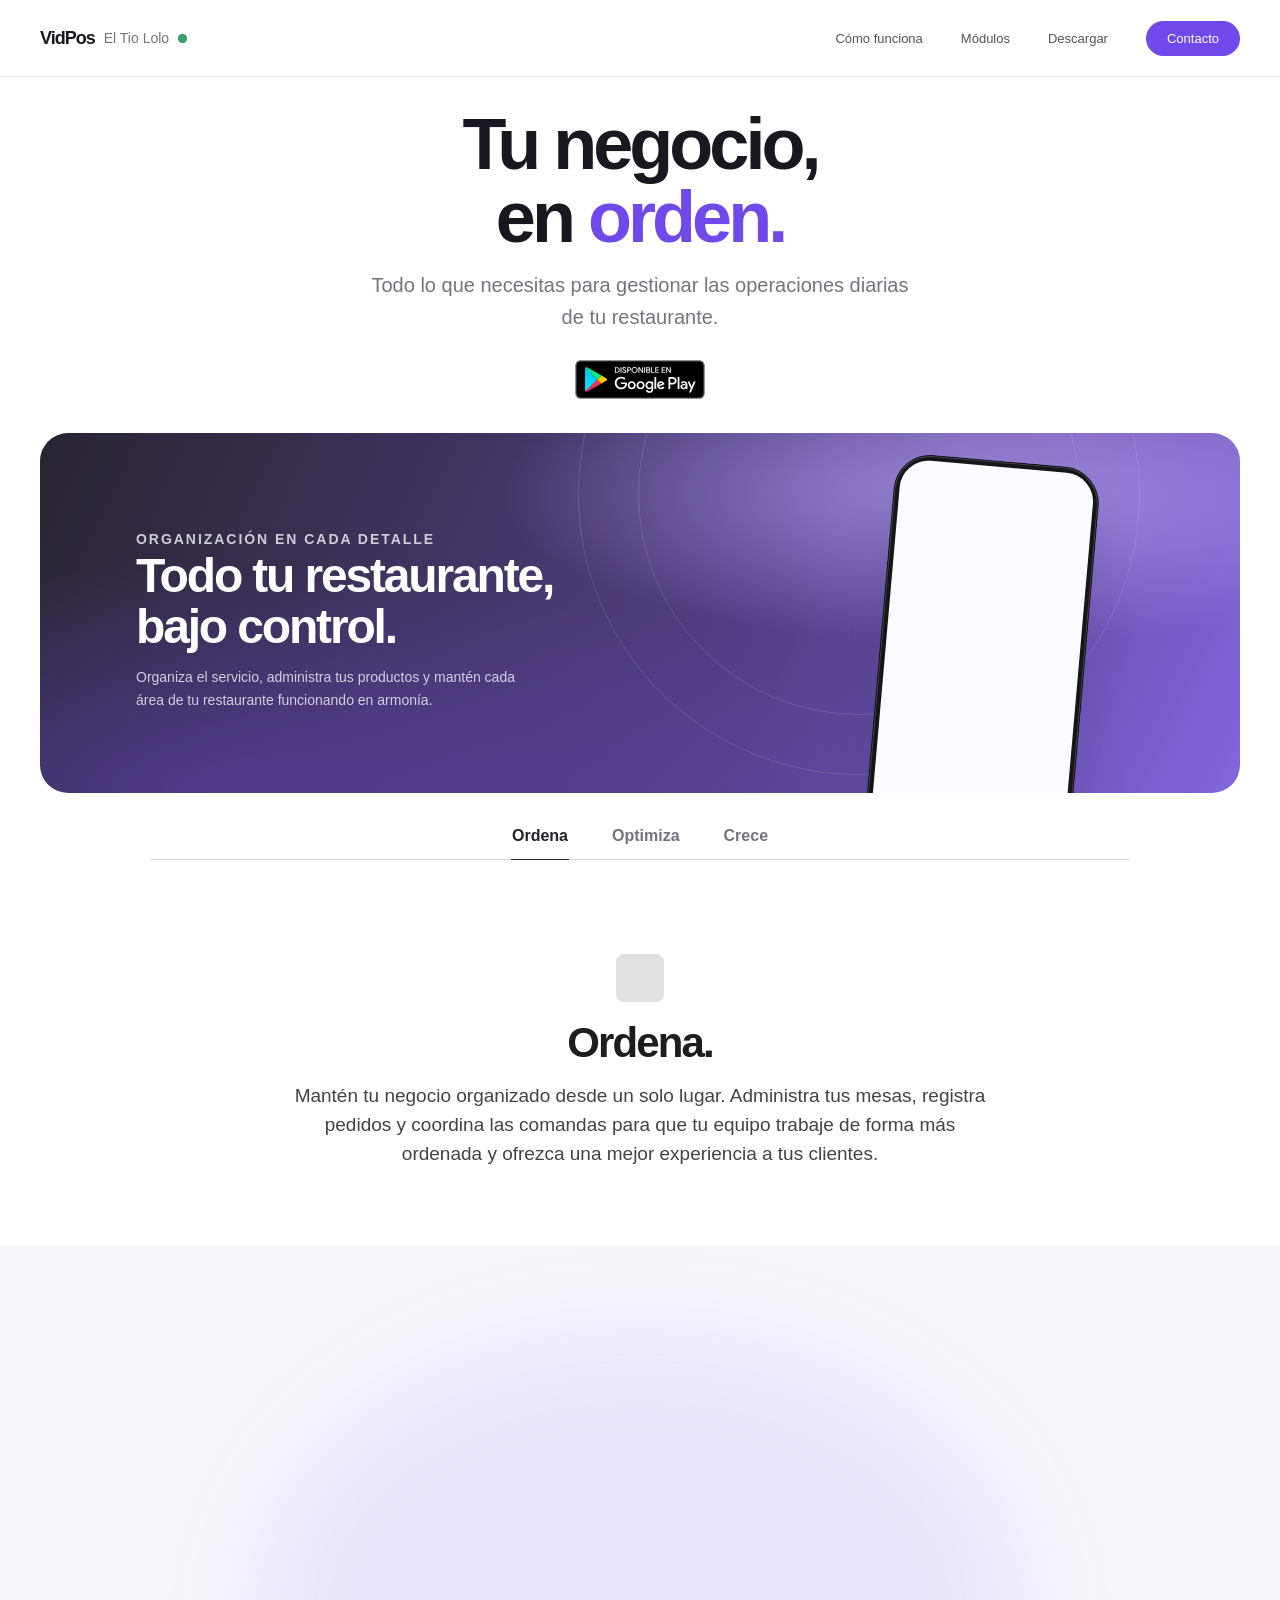
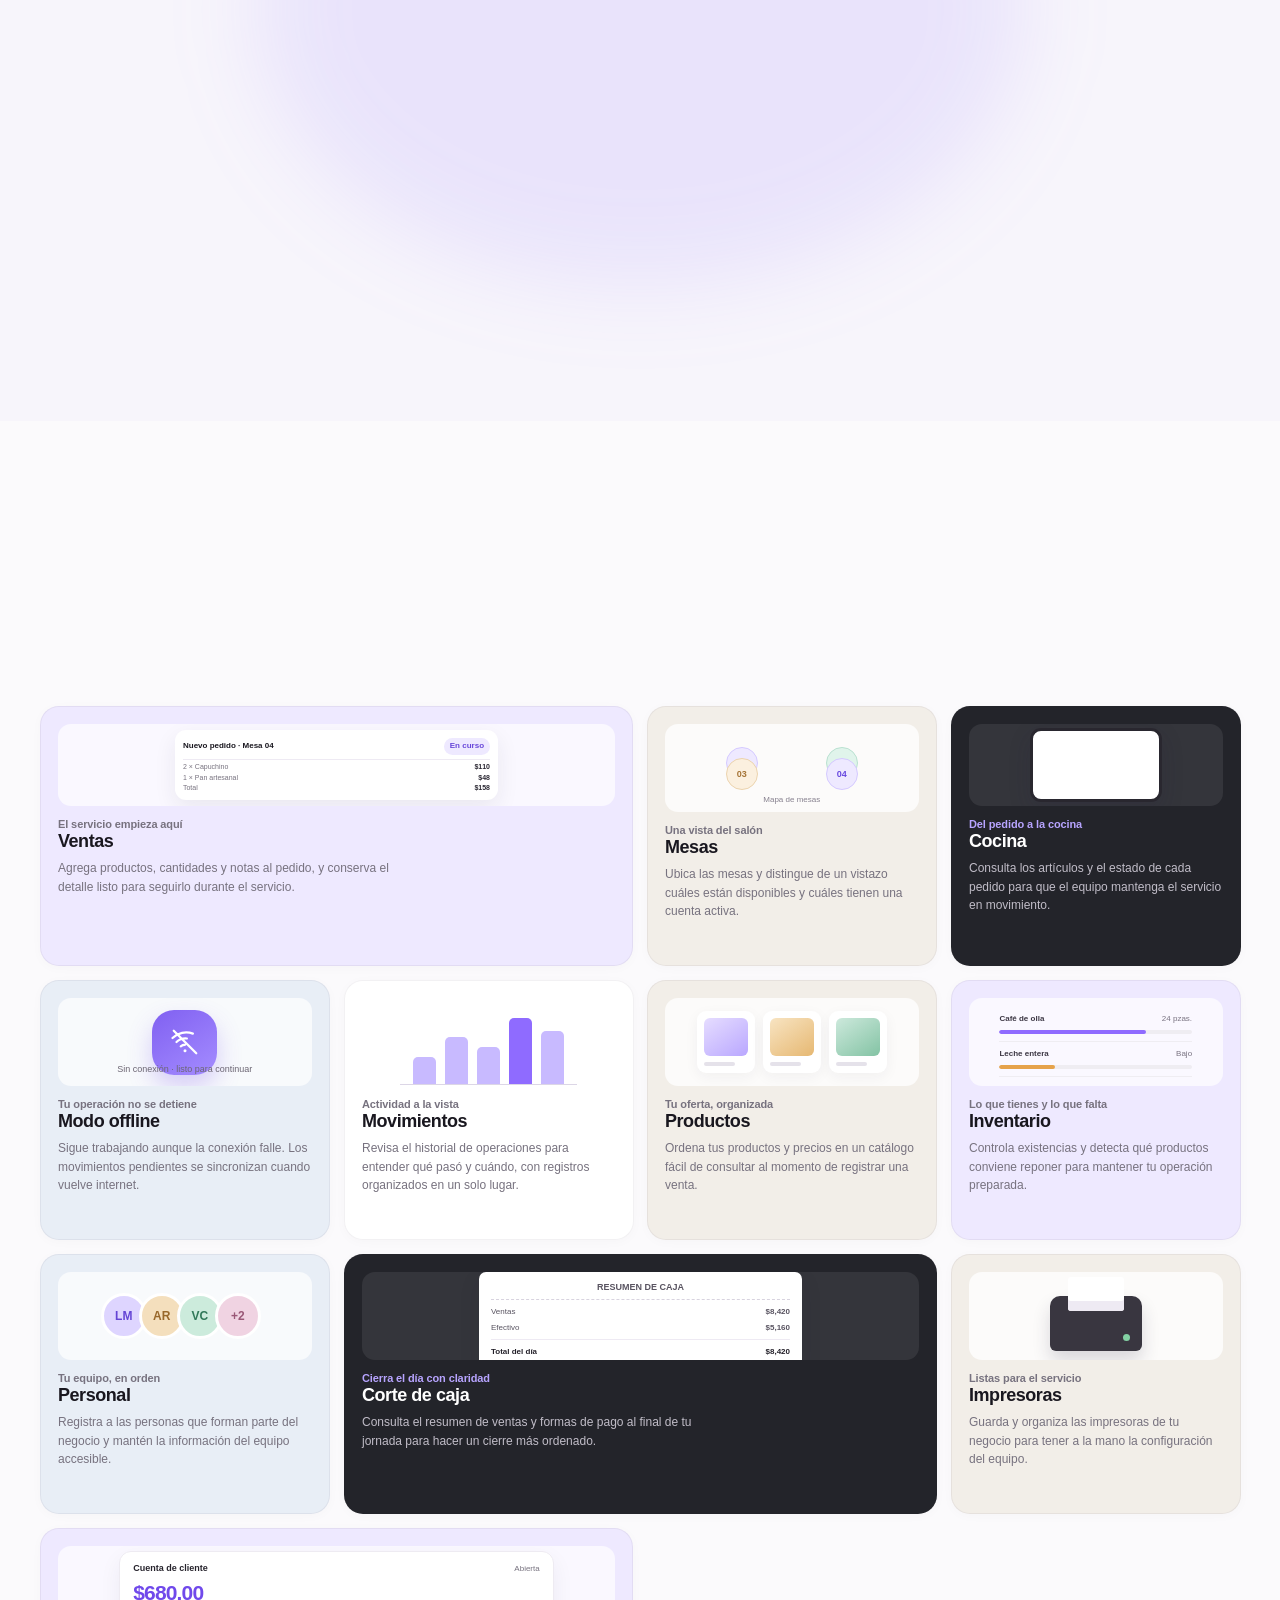
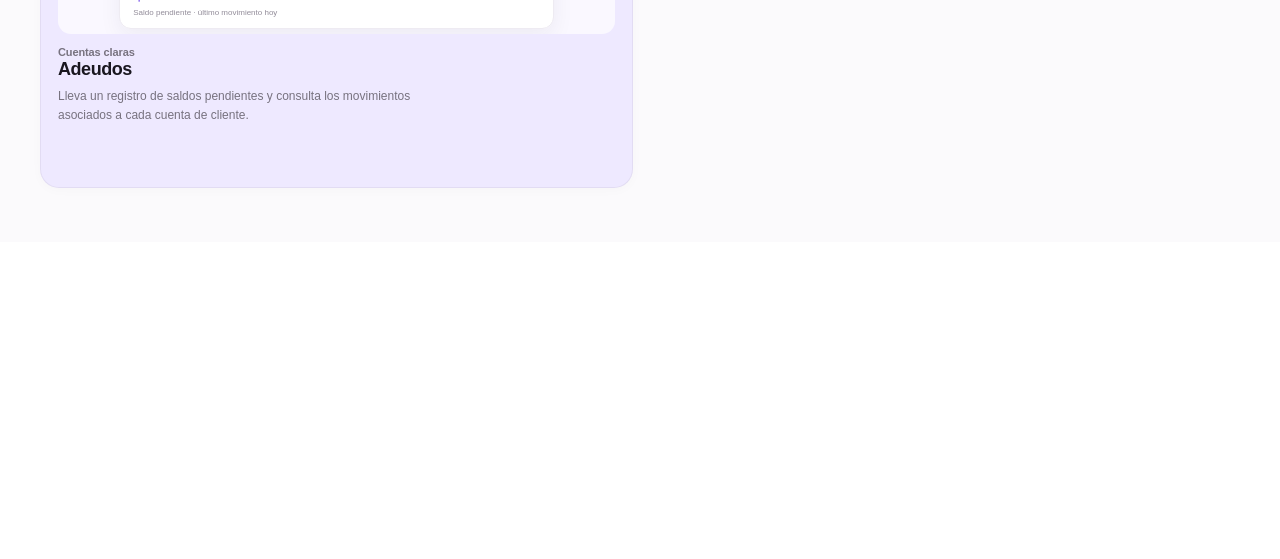
<file: index.html>
<!doctype html>
<html lang="es">
  <head>
    <meta charset="utf-8">
    <meta name="viewport" content="width=device-width, initial-scale=1">
    <meta name="theme-color" content="#f8f7fb">
    <meta name="description" content="VidPos: ventas, comandas e inventario en un solo lugar. Una forma más simple de llevar tu negocio.">
    <link rel="icon" type="image/svg+xml" href="./images/VidPos_logo_v.svg">
    <title>VidPos</title>
    <link rel="stylesheet" href="./styles.css">
  </head>
  <body class="landing-page">
    <svg class="feature-icon-library" aria-hidden="true" xmlns="http://www.w3.org/2000/svg">
      <symbol id="feature-icon-sales" viewBox="0 0 24 24"><circle cx="12" cy="12" r="9"/><path d="M15 8.5c-.7-.7-1.7-1-3-1-1.7 0-2.8.8-2.8 2s1.1 1.8 2.8 2.2 2.8 1 2.8 2.3-1.1 2.3-2.9 2.3c-1.2 0-2.3-.4-3.2-1.2M12 5.5v13"/></symbol>
      <symbol id="feature-icon-tables" viewBox="0 0 24 24"><rect x="3.5" y="3.5" width="7" height="7" rx="1.8"/><rect x="13.5" y="3.5" width="7" height="7" rx="1.8"/><rect x="3.5" y="13.5" width="7" height="7" rx="1.8"/><rect x="13.5" y="13.5" width="7" height="7" rx="1.8"/></symbol>
      <symbol id="feature-icon-orders" viewBox="0 0 24 24"><path d="M6 3.5h12a1.5 1.5 0 0 1 1.5 1.5v14L16 17l-4 2-4-2-3.5 2v-14A1.5 1.5 0 0 1 6 3.5Z"/><path d="M8.5 8h7M8.5 11.5h7M8.5 15h4"/></symbol>
      <symbol id="feature-icon-offline" viewBox="0 0 24 24"><path d="M3 8.5a14 14 0 0 1 16.8-2.2M6.5 12a9 9 0 0 1 8.2-1.8M10 15.5a4 4 0 0 1 3.1-.8M12 19h.01"/><path d="m3 3 18 18"/></symbol>
      <symbol id="feature-icon-movements" viewBox="0 0 24 24"><path d="M3.5 20.5h17"/><rect x="5" y="11" width="3.5" height="7" rx="1"/><rect x="10.3" y="6" width="3.5" height="12" rx="1"/><rect x="15.6" y="3.5" width="3.5" height="14.5" rx="1"/></symbol>
      <symbol id="feature-icon-catalog" viewBox="0 0 24 24"><path d="m12 3 8.5 4.5v9L12 21l-8.5-4.5v-9L12 3Z"/><path d="m3.8 7.7 8.2 4.5 8.2-4.5M12 12.2V21"/></symbol>
      <symbol id="feature-icon-inventory" viewBox="0 0 24 24"><path d="M4 7.5h16v13H4zM3 4h18v3.5H3z"/><path d="M9 11h6"/></symbol>
      <symbol id="feature-icon-people" viewBox="0 0 24 24"><circle cx="9" cy="8" r="3.3"/><path d="M2.8 20v-1.5A5.2 5.2 0 0 1 8 13.3h2a5.2 5.2 0 0 1 5.2 5.2V20H2.8ZM16 4.9a3.3 3.3 0 0 1 0 6.3M17 13.6a5.2 5.2 0 0 1 4.2 5.1V20h-3.6"/></symbol>
      <symbol id="feature-icon-cash" viewBox="0 0 24 24"><rect x="4" y="3.5" width="16" height="17" rx="2"/><path d="M7.5 7.5h9M7.5 11.5h.01M12 11.5h.01M16.5 11.5h.01M7.5 15.5h.01M12 15.5h.01M16.5 15.5h.01"/></symbol>
      <symbol id="feature-icon-printer" viewBox="0 0 24 24"><path d="M7 8V3.5h10V8M6 17H4.5A1.5 1.5 0 0 1 3 15.5v-6A1.5 1.5 0 0 1 4.5 8h15A1.5 1.5 0 0 1 21 9.5v6a1.5 1.5 0 0 1-1.5 1.5H18"/><path d="M7 14h10v6.5H7zM17.5 11.5h.01"/></symbol>
      <symbol id="feature-icon-debt" viewBox="0 0 24 24"><path d="M5 3.5h9l5 5v6M14 3.8v5h4.8M5 3.5v17h8"/><path d="M8 12h7M8 15.5h5"/><circle cx="17" cy="17" r="3.2"/><path d="m19.4 19.4 2.1 2.1"/></symbol>
    </svg>
    <header class="topbar">
      <nav class="nav wrap" aria-label="Navegación principal">
        <a class="brand" href="#inicio" aria-label="VidPos, inicio">
          <span class="brand-name">VidPos</span>
          <span class="company-name" aria-live="polite">El Tio Lolo</span>
          <span class="company-status" aria-label="Turno activo"></span>
        </a>
        <div class="nav-links">
          <a href="#tablet">Cómo funciona</a>
          <a href="#funciones">Módulos</a>
          <a href="https://play.google.com/store/apps/details?id=com.luismiguel.vidpos" target="_blank" rel="noopener noreferrer">Descargar</a>
          <a class="nav-cta" href="mailto:contacto@vidpos.mx?subject=Informaci%C3%B3n%20sobre%20VidPos&amp;body=Hola%0D%0A%0D%0AMe%20gustar%C3%ADa%20tener%20m%C3%A1s%20informaci%C3%B3n%20sobre%20la%20aplicaci%C3%B3n%20y%20tener%20acceso%20a%20una%20prueba%20gratuita">Contacto</a>
        </div>
      </nav>
    </header>
    <nav class="mobile-nav" aria-label="Accesos rápidos">
      <a href="#tablet">
        <svg viewBox="0 0 24 24" aria-hidden="true"><rect x="4" y="3.5" width="16" height="17" rx="2.5"/><path d="M9 17.5h6"/></svg>
        <span>Cómo funciona</span>
      </a>
      <a href="#funciones">
        <svg viewBox="0 0 24 24" aria-hidden="true"><rect x="3.5" y="3.5" width="7" height="7" rx="1.5"/><rect x="13.5" y="3.5" width="7" height="7" rx="1.5"/><rect x="3.5" y="13.5" width="7" height="7" rx="1.5"/><rect x="13.5" y="13.5" width="7" height="7" rx="1.5"/></svg>
        <span>Módulos</span>
      </a>
      <a class="mobile-nav-download" href="https://play.google.com/store/apps/details?id=com.luismiguel.vidpos" target="_blank" rel="noopener noreferrer">
        <svg class="google-play-icon" viewBox="0 0 24 24" aria-hidden="true">
          <path d="M4 3.5v17l10-8.5Z"/>
          <path d="m4 3.5 15.5 7.8c.6.3.6 1.1 0 1.4L4 20.5"/>
          <path d="m13.8 12 2.8-2.1M13.8 12l2.8 2.1"/>
        </svg>
        <span>Descargar</span>
      </a>
    </nav>

    <main>
      <section class="hero" id="inicio">
        <div class="hero-grid wrap">
          <div class="hero-intro">
            <h1>Tu negocio,<br>en <span>orden.</span></h1>
            <p class="hero-copy">Todo lo que necesitas para gestionar las operaciones diarias de tu restaurante.</p>
            <div class="hero-actions">
              <a class="play-link" href="https://play.google.com/store/apps/details?id=com.luismiguel.vidpos" target="_blank" rel="noopener noreferrer" aria-label="Descargar VidPos en Google Play"><img src="./images/disponible.svg" alt="Disponible en Google Play"></a>
            </div>
          </div>
          <div class="visual hero-stage">
            <div class="hero-stage-copy">
              <p class="stage-kicker">Organización en cada detalle</p>
              <h2>Todo tu restaurante, bajo control.</h2>
              <p>Organiza el servicio, administra tus productos y mantén cada área de tu restaurante funcionando en armonía.</p>
            </div>
            <div class="hero-device phone" aria-hidden="true">
              <div class="phone-inner hero-phone-inner">
                <img class="hero-phone-screen" src="./images/home_page.svg" alt="">
              </div>
            </div>
          </div>
          <nav class="quick-access" aria-label="Funciones de VidPos">
            <button class="quick-link" type="button" aria-pressed="true" data-quick-title="Ordena." data-quick-color="#007aff" data-quick-description="Mantén tu negocio organizado desde un solo lugar. Administra tus mesas, registra pedidos y coordina las comandas para que tu equipo trabaje de forma más ordenada y ofrezca una mejor experiencia a tus clientes."><span class="quick-icon"><svg width="17" height="17" viewBox="0 0 20 20" fill="none" aria-hidden="true"><path d="M5 3.5h10a1 1 0 0 1 1 1v12l-2-1.5-2 1.5-2-1.5-2-1.5-2 1.5L4 17V4.5a1 1 1 0 0 1 1-1Z" stroke="currentColor" stroke-width="1.4" stroke-linejoin="round"/><path d="M7 7h6M7 10h6" stroke="currentColor" stroke-width="1.4" stroke-linecap="round"/></svg></span><span><strong>Ordena</strong></span></button>
            <button class="quick-link" type="button" aria-pressed="false" data-quick-title="Optimiza." data-quick-color="#34c759" data-quick-description="Simplifica las tareas diarias y ten mayor control de las operaciones de tu negocio. Gestiona tus ventas, supervisa tu inventario y organiza tus recursos para reducir el desorden operativo y aprovechar mejor cada jornada."><span class="quick-icon"><svg width="17" height="17" viewBox="0 0 20 20" fill="none" aria-hidden="true"><path d="M4 13a6 6 0 1 1 12 0" stroke="currentColor" stroke-width="1.4" stroke-linecap="round"/><path d="m10 13 3.2-3.2M6.5 16.2h7" stroke="currentColor" stroke-width="1.4" stroke-linecap="round"/></svg></span><span><strong>Optimiza</strong></span></button>
            <button class="quick-link" type="button" aria-pressed="false" data-quick-title="Crece." data-quick-color="#ff9500" data-quick-description="Convierte la información en mejores decisiones. Consulta tus resultados, identifica tus productos más vendidos y conoce el desempeño de tu negocio para descubrir oportunidades y avanzar con mayor confianza."><span class="quick-icon"><svg width="17" height="17" viewBox="0 0 20 20" fill="none" aria-hidden="true"><path d="M4 15.5 8.2 11l3 2.5L16 7.5" stroke="currentColor" stroke-width="1.4" stroke-linecap="round" stroke-linejoin="round"/><path d="M12.5 7.5H16V11" stroke="currentColor" stroke-width="1.4" stroke-linecap="round" stroke-linejoin="round"/></svg></span><span><strong>Crece</strong></span></button>
          </nav>
        </div>
      </section>

      <div class="quick-detail" role="region" aria-label="Detalle de funciones">
        <div class="quick-detail-media" aria-label="Espacio reservado para imagen"></div>
        <div class="quick-detail-copy">
          <span class="quick-detail-icon" aria-hidden="true"></span>
          <p class="quick-detail-kicker">Registra cada orden</p>
          <h3>Ordena.</h3>
          <p>Mantén tu negocio organizado desde un solo lugar. Administra tus mesas, registra pedidos y coordina las comandas para que tu equipo trabaje de forma más ordenada y ofrezca una mejor experiencia a tus clientes.</p>
          <ul class="quick-points"><li>Captura cada orden en segundos</li><li>Mantén todas las notas en un solo lugar</li></ul>
        </div>
      </div>
      <section class="tablet-showcase" id="tablet" aria-labelledby="tablet-showcase-title">
        <div class="wrap tablet-showcase-inner">
          <div class="process-flow reveal" aria-label="Flujo de una operación en VidPos">
            <svg class="process-connectors" viewBox="0 0 1000 680" preserveAspectRatio="none" aria-hidden="true">
              <path class="process-line-base" d="M280 136H400M600 136H720M820 215V465M720 544H600M400 544H280"/>
              <path class="process-line" d="M280 136H400M600 136H720M820 215V465M720 544H600M400 544H280"/>
            </svg>
            <article class="process-card process-card--orders">
              <span class="process-icon process-icon--orders"><svg aria-hidden="true"><use href="#feature-icon-sales"></use></svg></span>
              <span class="process-card-step">01 · PEDIDOS</span>
              <h3>Cada pedido en su lugar.</h3>
              <p>Registra los pedidos, administra las mesas y organiza las comandas para mantener el servicio bajo control.</p>
            </article>
            <article class="process-card process-card--kitchen">
              <span class="process-icon process-icon--kitchen"><svg aria-hidden="true"><use href="#feature-icon-orders"></use></svg></span>
              <span class="process-card-step">02 · COCINA</span>
              <h3>Un servicio mejor coordinado.</h3>
              <p>Facilita la organización de los pedidos entre el personal de atención y la cocina para dar seguimiento a la preparación.</p>
            </article>
            <article class="process-card process-card--sales">
              <span class="process-icon process-icon--sales"><svg aria-hidden="true"><use href="#feature-icon-cash"></use></svg></span>
              <span class="process-card-step">03 · VENTAS</span>
              <h3>Tus ventas, siempre registradas.</h3>
              <p>Consulta los importes de las cuentas y registra las ventas para llevar un mejor control de los ingresos de tu restaurante.</p>
            </article>
            <article class="process-card process-card--inventory">
              <span class="process-icon process-icon--inventory"><svg aria-hidden="true"><use href="#feature-icon-inventory"></use></svg></span>
              <span class="process-card-step">04 · INVENTARIO</span>
              <h3>Más control de tus ingredientes.</h3>
              <p>Administra tus productos, recetas y existencias para conocer mejor los recursos de tu negocio.</p>
            </article>
            <article class="process-card process-card--offline">
              <span class="process-icon process-icon--offline"><svg aria-hidden="true"><use href="#feature-icon-offline"></use></svg></span>
              <span class="process-card-step">05 · MODO SIN CONEXIÓN</span>
              <h3>Tu operación no se detiene.</h3>
              <p>Continúa utilizando las funciones compatibles cuando no tengas internet. Los datos guardados localmente se sincronizan al recuperar la conexión.</p>
            </article>
            <article class="process-card process-card--control">
              <span class="process-icon process-icon--control"><svg aria-hidden="true"><use href="#feature-icon-movements"></use></svg></span>
              <span class="process-card-step">06 · CONTROL DEL NEGOCIO</span>
              <h3>Decide con mayor claridad.</h3>
              <p>Consulta tus resultados, identifica los productos más vendidos y conoce el desempeño de tu restaurante para tomar decisiones mejor informadas.</p>
            </article>
          </div>
        </div>
      </section>
      <section class="features" id="funciones">
        <div class="wrap">
          <div class="section-head reveal">
            <p class="eyebrow">Lo importante, simplificado</p>
            <h2><strong>Cada parte de tu negocio<br>conectada.</strong></h2>
            <p class="features-description">Del primer pedido al corte de caja: herramientas que hacen mas fácil el día a día de tu negocio.</p>
          </div>
          <div class="feature-grid">
            <article class="feature feature--wide feature--lavender reveal" id="pedidos" data-feature-icon="sales" data-feature-icon-color="purple" data-feature-screen="./images/ventas.svg">
              <div class="feature-art" aria-hidden="true">
                <div class="art-order">
                  <div class="art-order-head"><span>Nuevo pedido · Mesa 04</span><span class="art-tag">En curso</span></div>
                  <div class="art-row"><span>2 × Capuchino</span><b>$110</b></div>
                  <div class="art-row"><span>1 × Pan artesanal</span><b>$48</b></div>
                  <div class="art-row"><span>Total</span><b>$158</b></div>
                </div>
              </div>
              <p class="feature-kicker">El servicio empieza aquí</p>
              <h3>Ventas</h3>
              <p>Agrega productos, cantidades y notas al pedido, y conserva el detalle listo para seguirlo durante el servicio.</p>
            </article>
            <article class="feature feature--sand reveal" id="mesas" data-feature-icon="tables" data-feature-icon-color="green" data-feature-screen="./images/mesas.svg">
              <div class="feature-art" aria-hidden="true">
                <span class="art-table">01</span><span class="art-table">02</span><span class="art-table">03</span><span class="art-table">04</span>
                <span class="art-map-label">Mapa de mesas</span>
              </div>
              <p class="feature-kicker">Una vista del salón</p>
              <h3>Mesas</h3>
              <p>Ubica las mesas y distingue de un vistazo cuáles están disponibles y cuáles tienen una cuenta activa.</p>
            </article>
            <article class="feature feature--dark reveal" id="comandas" data-feature-icon="orders" data-feature-icon-color="purple" data-feature-screen="./images/comandas.svg">
              <div class="feature-art" aria-hidden="true">
                <div class="art-command-shot"><img src="./images/vidpos-comandas.png" alt=""></div>
              </div>
              <p class="feature-kicker">Del pedido a la cocina</p>
              <h3>Cocina</h3>
              <p>Consulta los artículos y el estado de cada pedido para que el equipo mantenga el servicio en movimiento.</p>
            </article>
            <article class="feature feature--blue reveal" data-feature-icon="offline" data-feature-icon-color="blue" data-feature-screen="./images/offline.svg">
              <div class="feature-art" aria-hidden="true">
                <span class="art-offline-icon"><svg width="30" height="30" viewBox="0 0 24 24" fill="none"><path d="M2 8.8a15.7 15.7 0 0 1 16.3-3.5M5.2 12a10.6 10.6 0 0 1 8.3-2.8M8.6 15.4a5.4 5.4 0 0 1 3.4-1.2M3 3l18 18" stroke="currentColor" stroke-width="1.8" stroke-linecap="round"/><circle cx="12" cy="19" r="1.2" fill="currentColor"/></svg></span>
                <span class="art-offline-label">Sin conexión · listo para continuar</span>
              </div>
              <p class="feature-kicker">Tu operación no se detiene</p>
              <h3>Modo offline</h3>
              <p>Sigue trabajando aunque la conexión falle. Los movimientos pendientes se sincronizan cuando vuelve internet.</p>
            </article>
            <article class="feature reveal" data-feature-icon="movements" data-feature-icon-color="teal" data-feature-screen="./images/movimientos.svg">
              <div class="feature-art" aria-hidden="true">
                <div class="art-bars"><i></i><i></i><i></i><i></i><i></i></div>
              </div>
              <p class="feature-kicker">Actividad a la vista</p>
              <h3>Movimientos</h3>
              <p>Revisa el historial de operaciones para entender qué pasó y cuándo, con registros organizados en un solo lugar.</p>
            </article>
            <article class="feature feature--sand reveal" data-feature-icon="catalog" data-feature-icon-color="blue" data-feature-screen="./images/productos.svg">
              <div class="feature-art" aria-hidden="true">
                <div class="art-products"><div class="art-product"><div class="art-product-shape"></div><div class="art-product-line"></div></div><div class="art-product"><div class="art-product-shape"></div><div class="art-product-line"></div></div><div class="art-product"><div class="art-product-shape"></div><div class="art-product-line"></div></div></div>
              </div>
              <p class="feature-kicker">Tu oferta, organizada</p>
              <h3>Productos</h3>
              <p>Ordena tus productos y precios en un catálogo fácil de consultar al momento de registrar una venta.</p>
            </article>
            <article class="feature feature--lavender reveal" data-feature-icon="inventory" data-feature-icon-color="green" data-feature-screen="./images/inventario.svg">
              <div class="feature-art" aria-hidden="true">
                <div class="art-stock">
                  <div class="art-stock-row"><b>Café de olla</b><span>24 pzas.</span><span class="art-stock-track"><i></i></span></div>
                  <div class="art-stock-row"><b>Leche entera</b><span>Bajo</span><span class="art-stock-track"><i></i></span></div>
                </div>
              </div>
              <p class="feature-kicker">Lo que tienes y lo que falta</p>
              <h3>Inventario</h3>
              <p>Controla existencias y detecta qué productos conviene reponer para mantener tu operación preparada.</p>
            </article>
            <article class="feature feature--blue reveal" data-feature-icon="people" data-feature-icon-color="orange" data-feature-screen="./images/personal.svg">
              <div class="feature-art" aria-hidden="true">
                <div class="art-people"><span class="art-person">LM</span><span class="art-person">AR</span><span class="art-person">VC</span><span class="art-person">+2</span></div>
              </div>
              <p class="feature-kicker">Tu equipo, en orden</p>
              <h3>Personal</h3>
              <p>Registra a las personas que forman parte del negocio y mantén la información del equipo accesible.</p>
            </article>
            <article class="feature feature--wide feature--dark reveal" id="caja" data-feature-icon="cash" data-feature-icon-color="purple" data-feature-screen="./images/corte_caja.svg">
              <div class="feature-art" aria-hidden="true">
                <div class="art-receipt">
                  <div class="art-receipt-title">RESUMEN DE CAJA</div>
                  <div class="art-receipt-line"><span>Ventas</span><b>$8,420</b></div>
                  <div class="art-receipt-line"><span>Efectivo</span><b>$5,160</b></div>
                  <div class="art-receipt-line art-receipt-total"><span>Total del día</span><b>$8,420</b></div>
                </div>
              </div>
              <p class="feature-kicker">Cierra el día con claridad</p>
              <h3>Corte de caja</h3>
              <p>Consulta el resumen de ventas y formas de pago al final de tu jornada para hacer un cierre más ordenado.</p>
            </article>
            <article class="feature feature--sand reveal" data-feature-icon="printer" data-feature-icon-color="grey" data-feature-screen="./images/impresoras.svg" data-feature-screen-fit="contain">
              <div class="feature-art" aria-hidden="true">
                <div class="art-printer"></div>
              </div>
              <p class="feature-kicker">Listas para el servicio</p>
              <h3>Impresoras</h3>
              <p>Guarda y organiza las impresoras de tu negocio para tener a la mano la configuración del equipo.</p>
            </article>
            <article class="feature feature--wide feature--lavender reveal" data-feature-icon="debt" data-feature-icon-color="teal" data-feature-screen="./images/adeudos.svg">
              <div class="feature-art" aria-hidden="true">
                <div class="art-debt">
                  <div class="art-debt-head"><b>Cuenta de cliente</b><span>Abierta</span></div>
                  <div class="art-debt-amount">$680.00</div>
                  <div class="art-debt-note">Saldo pendiente · último movimiento hoy</div>
                </div>
              </div>
              <p class="feature-kicker">Cuentas claras</p>
              <h3>Adeudos</h3>
              <p>Lleva un registro de saldos pendientes y consulta los movimientos asociados a cada cuenta de cliente.</p>
            </article>
          </div>
        </div>
      </section>

      <section class="showcase" id="app">
        <div class="wrap showcase-layout">
          <div class="section-head reveal">
            <p class="eyebrow">Siempre contigo</p>
            <h2>Dondequiera que estés,<br>tu negocio sigue a tu alcance.</h2>
          </div>
          <div class="showcase-caption reveal">
            <p class="showcase-description">Con VidPos, consulta tus ventas y supervisa los movimientos de tu restaurante estés donde estés.</p>
            <div class="showcase-action">
              <a class="play-link" href="https://play.google.com/store/apps/details?id=com.luismiguel.vidpos" target="_blank" rel="noopener noreferrer" aria-label="Descargar VidPos en Google Play"><img src="./images/disponible.svg" alt="Disponible en Google Play"></a>
            </div>
          </div>
          <figure class="showcase-photo reveal">
            <img src="./images/beach.jpg" alt="Personas trabajando y descansando frente al mar">
          </figure>
        </div>
      </section>

    </main>
    <footer>
      <div class="footer-inner wrap">
        <a class="brand footer-brand" href="#inicio" aria-label="VidPos, inicio"><img src="./images/Logo.png" alt=""><span class="brand-name">VidPos</span></a>
        <span class="copyright">© VidPos. Hecho para tu negocio.</span>
        <nav class="footer-links" aria-label="Enlaces legales">
          <a class="footer-link" href="./privacy/">Política de privacidad</a>
          <a class="footer-link" href="./delete-account/">Eliminar cuenta</a>
        </nav>
        <a class="contact" href="mailto:contacto@vidpos.mx">contacto@vidpos.mx</a>
      </div>
    </footer>
    <script src="./script.js"></script>
  </body>
</html>
</file>
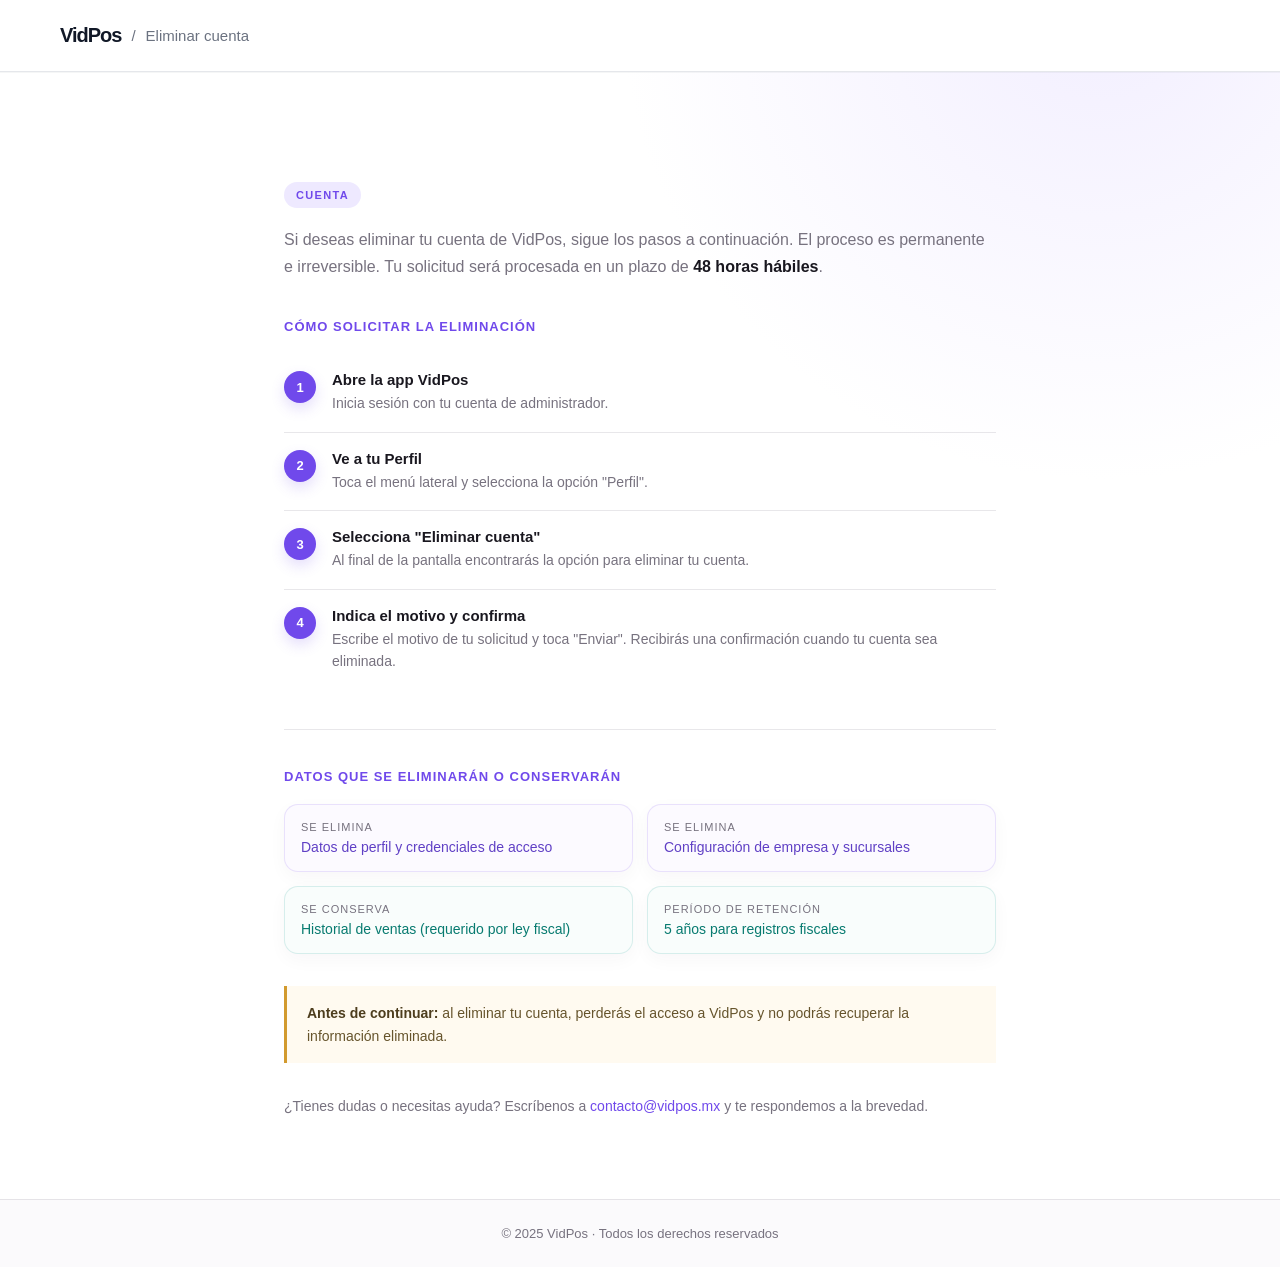
<file: delete-account/index.html>
<!DOCTYPE html>
<html lang="es">
<head>
  <meta charset="UTF-8" />
  <meta name="viewport" content="width=device-width, initial-scale=1.0"/>
  <title>Eliminar cuenta — VidPos</title>
      <link rel="canonical" href="https://vidpos.mx/delete-account/">
      <link rel="stylesheet" href="../styles.css">
</head>
<body class="delete-account-page">
  <nav class="legal-site-header" aria-label="Navegación de VidPos">
    <a class="legal-site-brand" href="/">VidPos</a>
    <span aria-hidden="true">/</span>
    <span>Eliminar cuenta</span>
  </nav>

  <header>
    <div class="logo">Vid<span>Pos</span></div>
  </header>

  <main>
    <div class="badge">Cuenta</div>
    <p class="intro">
      Si deseas eliminar tu cuenta de VidPos, sigue los pasos a continuación. 
      El proceso es permanente e irreversible. Tu solicitud será procesada 
      en un plazo de <strong style="color:#e8e8e8">48 horas hábiles</strong>.
    </p>

    <div class="steps">
      <h2>Cómo solicitar la eliminación</h2>

      <div class="step">
        <div class="step-num">1</div>
        <div class="step-text">
          <strong>Abre la app VidPos</strong>
          <p>Inicia sesión con tu cuenta de administrador.</p>
        </div>
      </div>

      <div class="step">
        <div class="step-num">2</div>
        <div class="step-text">
          <strong>Ve a tu Perfil</strong>
          <p>Toca el menú lateral y selecciona la opción "Perfil".</p>
        </div>
      </div>

      <div class="step">
        <div class="step-num">3</div>
        <div class="step-text">
          <strong>Selecciona "Eliminar cuenta"</strong>
          <p>Al final de la pantalla encontrarás la opción para eliminar tu cuenta.</p>
        </div>
      </div>

      <div class="step">
        <div class="step-num">4</div>
        <div class="step-text">
          <strong>Indica el motivo y confirma</strong>
          <p>Escribe el motivo de tu solicitud y toca "Enviar". Recibirás una confirmación cuando tu cuenta sea eliminada.</p>
        </div>
      </div>
    </div>

    <hr class="divider"/>

    <div class="data-info">
      <h2>Datos que se eliminarán o conservarán</h2>

      <div class="data-grid">
        <div class="data-card deleted">
          <div class="label">Se elimina</div>
          <div class="value">Datos de perfil y credenciales de acceso</div>
        </div>
        <div class="data-card deleted">
          <div class="label">Se elimina</div>
          <div class="value">Configuración de empresa y sucursales</div>
        </div>
        <div class="data-card kept">
          <div class="label">Se conserva</div>
          <div class="value">Historial de ventas (requerido por ley fiscal)</div>
        </div>
        <div class="data-card kept">
          <div class="label">Período de retención</div>
          <div class="value">5 años para registros fiscales</div>
        </div>
      </div>

      <div class="warning">
        <strong>Antes de continuar:</strong> al eliminar tu cuenta, perderás el acceso a VidPos y no podrás recuperar la información eliminada.
      </div>

      <p class="contact">
        ¿Tienes dudas o necesitas ayuda? Escríbenos a 
        <a href="mailto:contacto@vidpos.mx">contacto@vidpos.mx</a> 
        y te respondemos a la brevedad.
      </p>
    </div>
  </main>

  <footer>
    © 2025 VidPos · Todos los derechos reservados
  </footer>

</body>
</html>
</file>
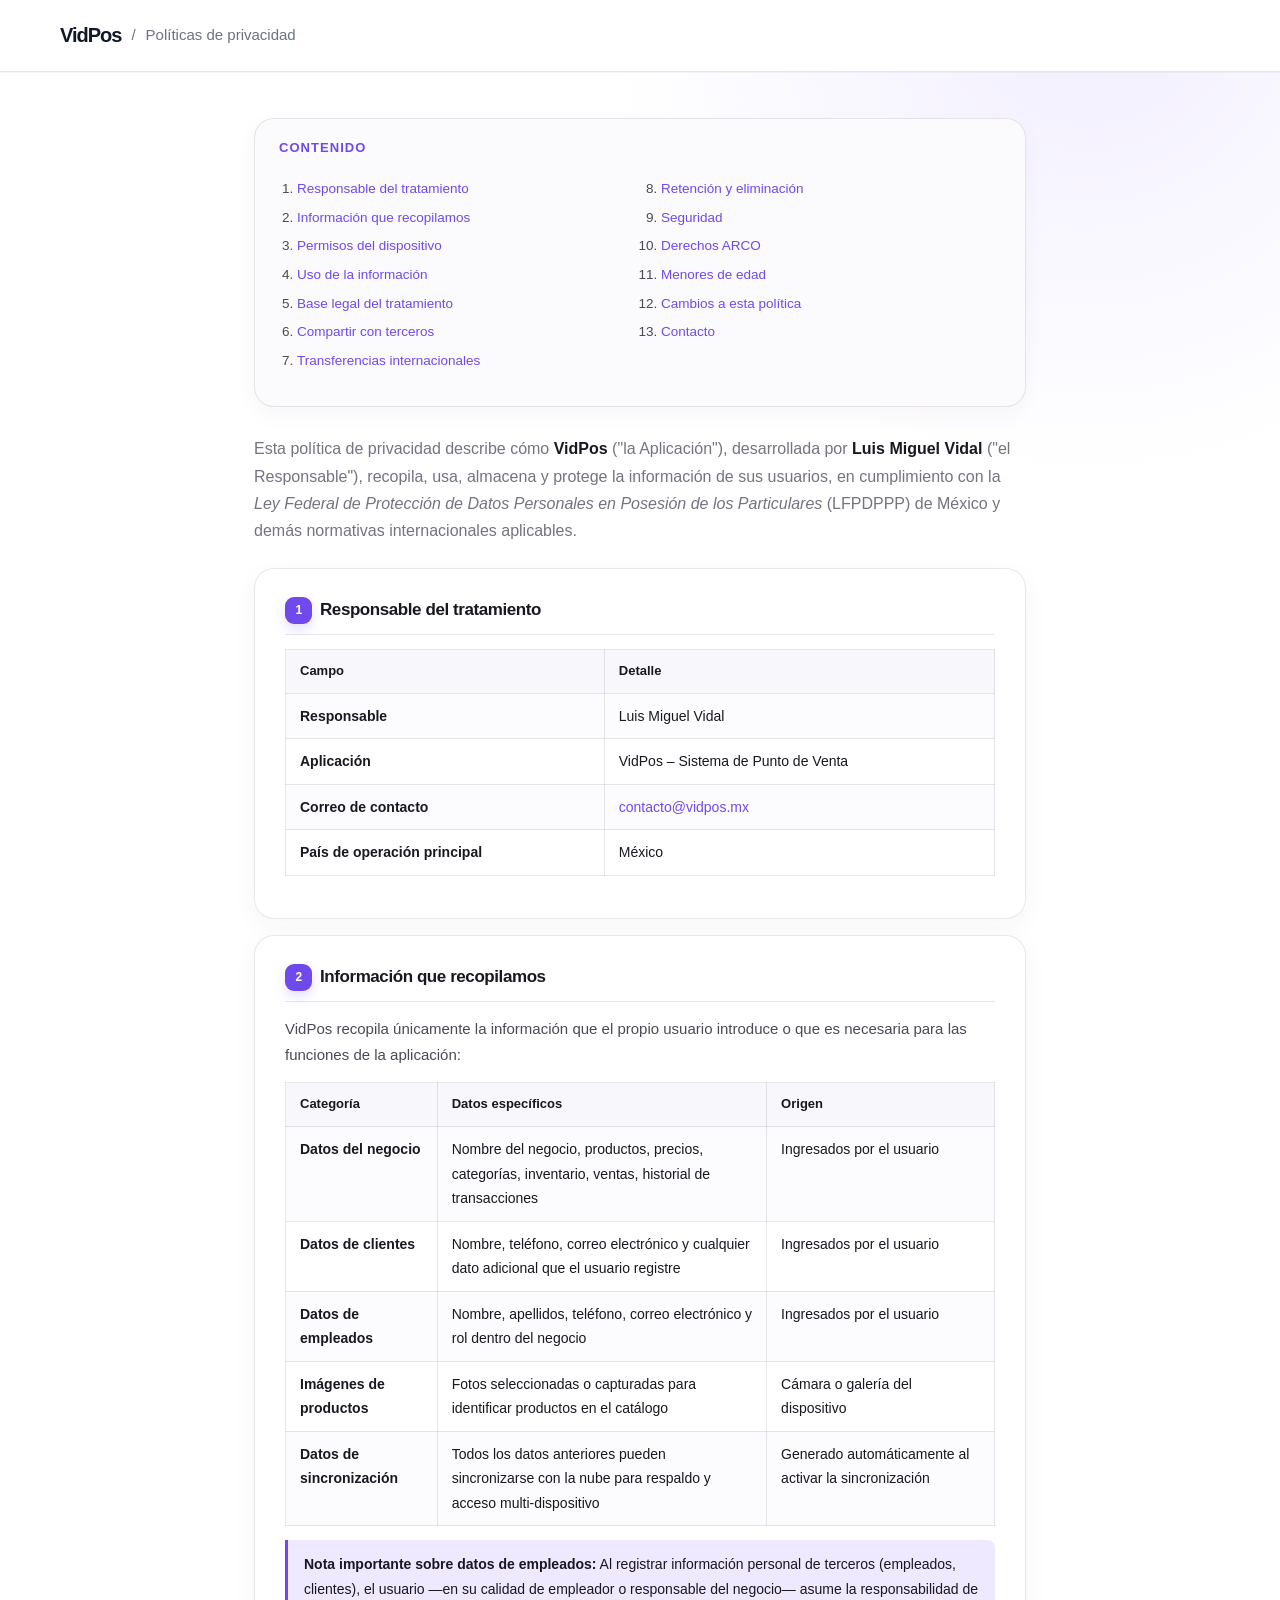
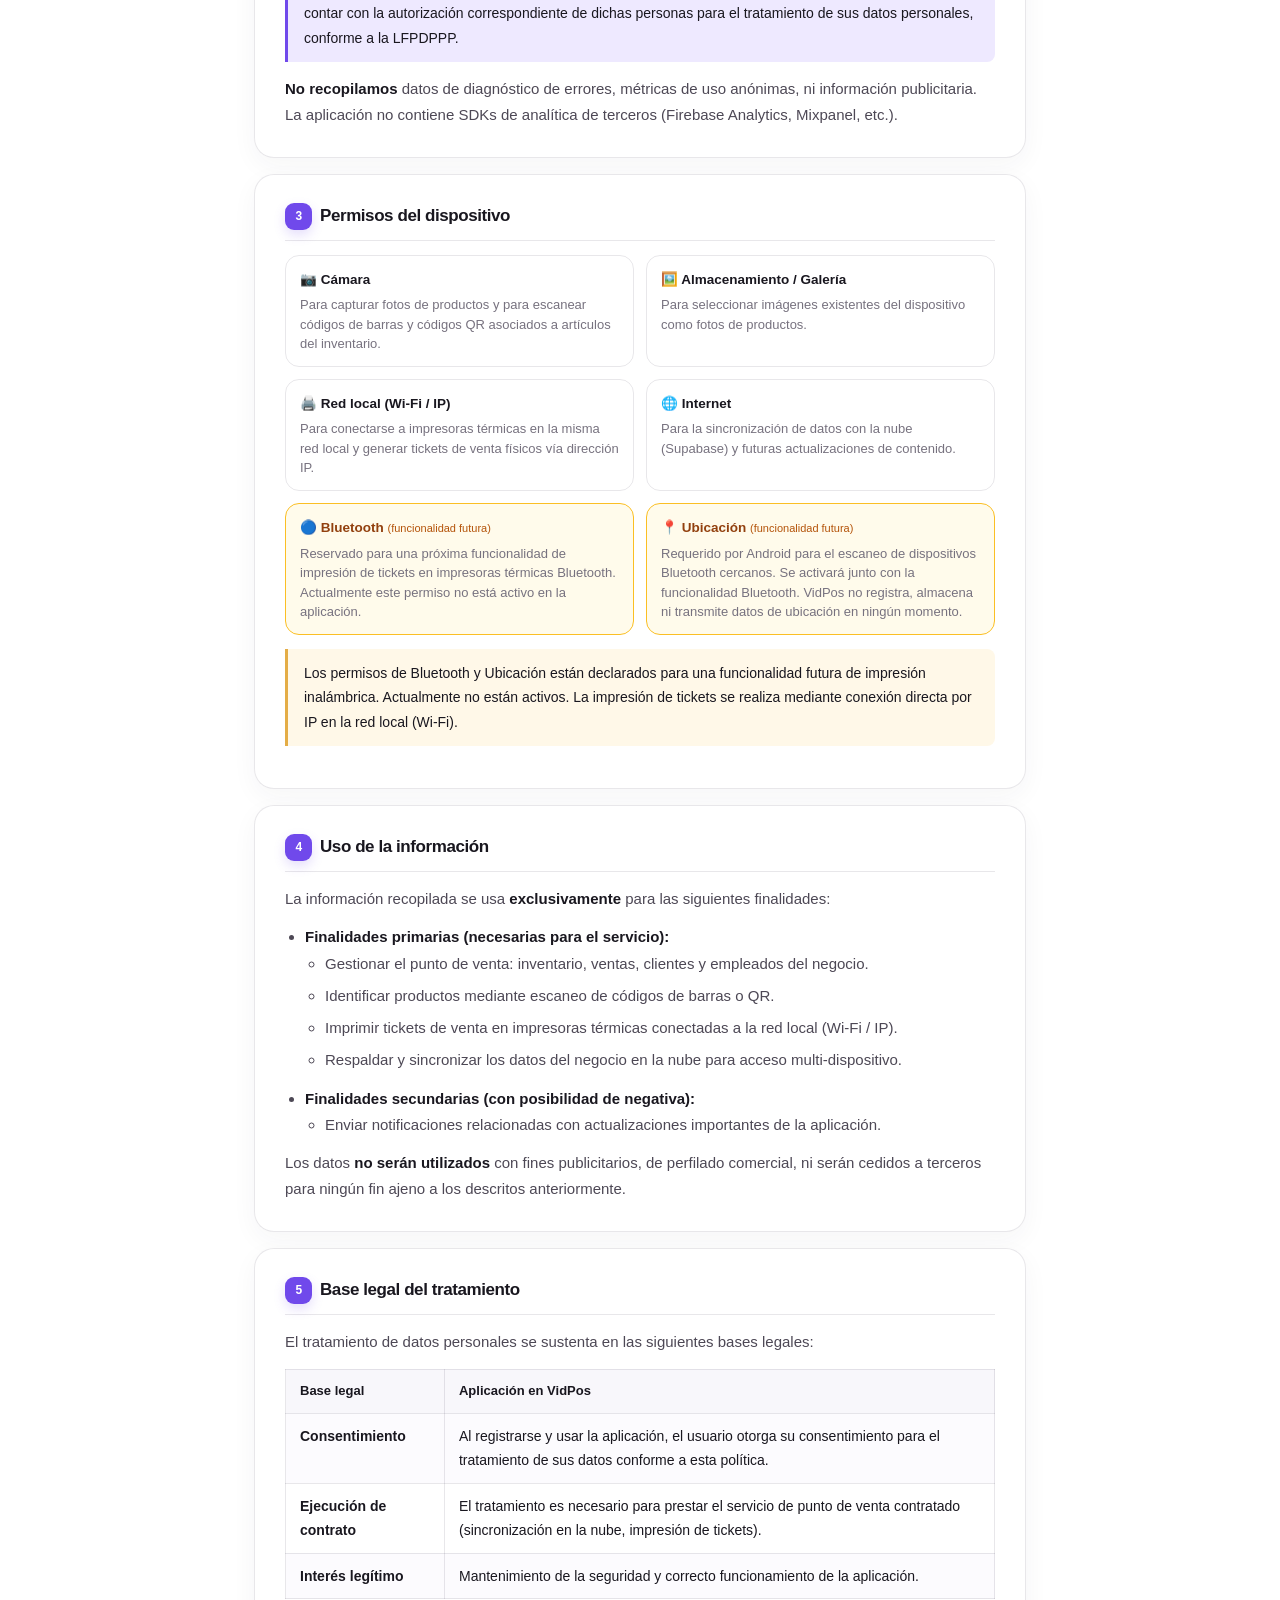
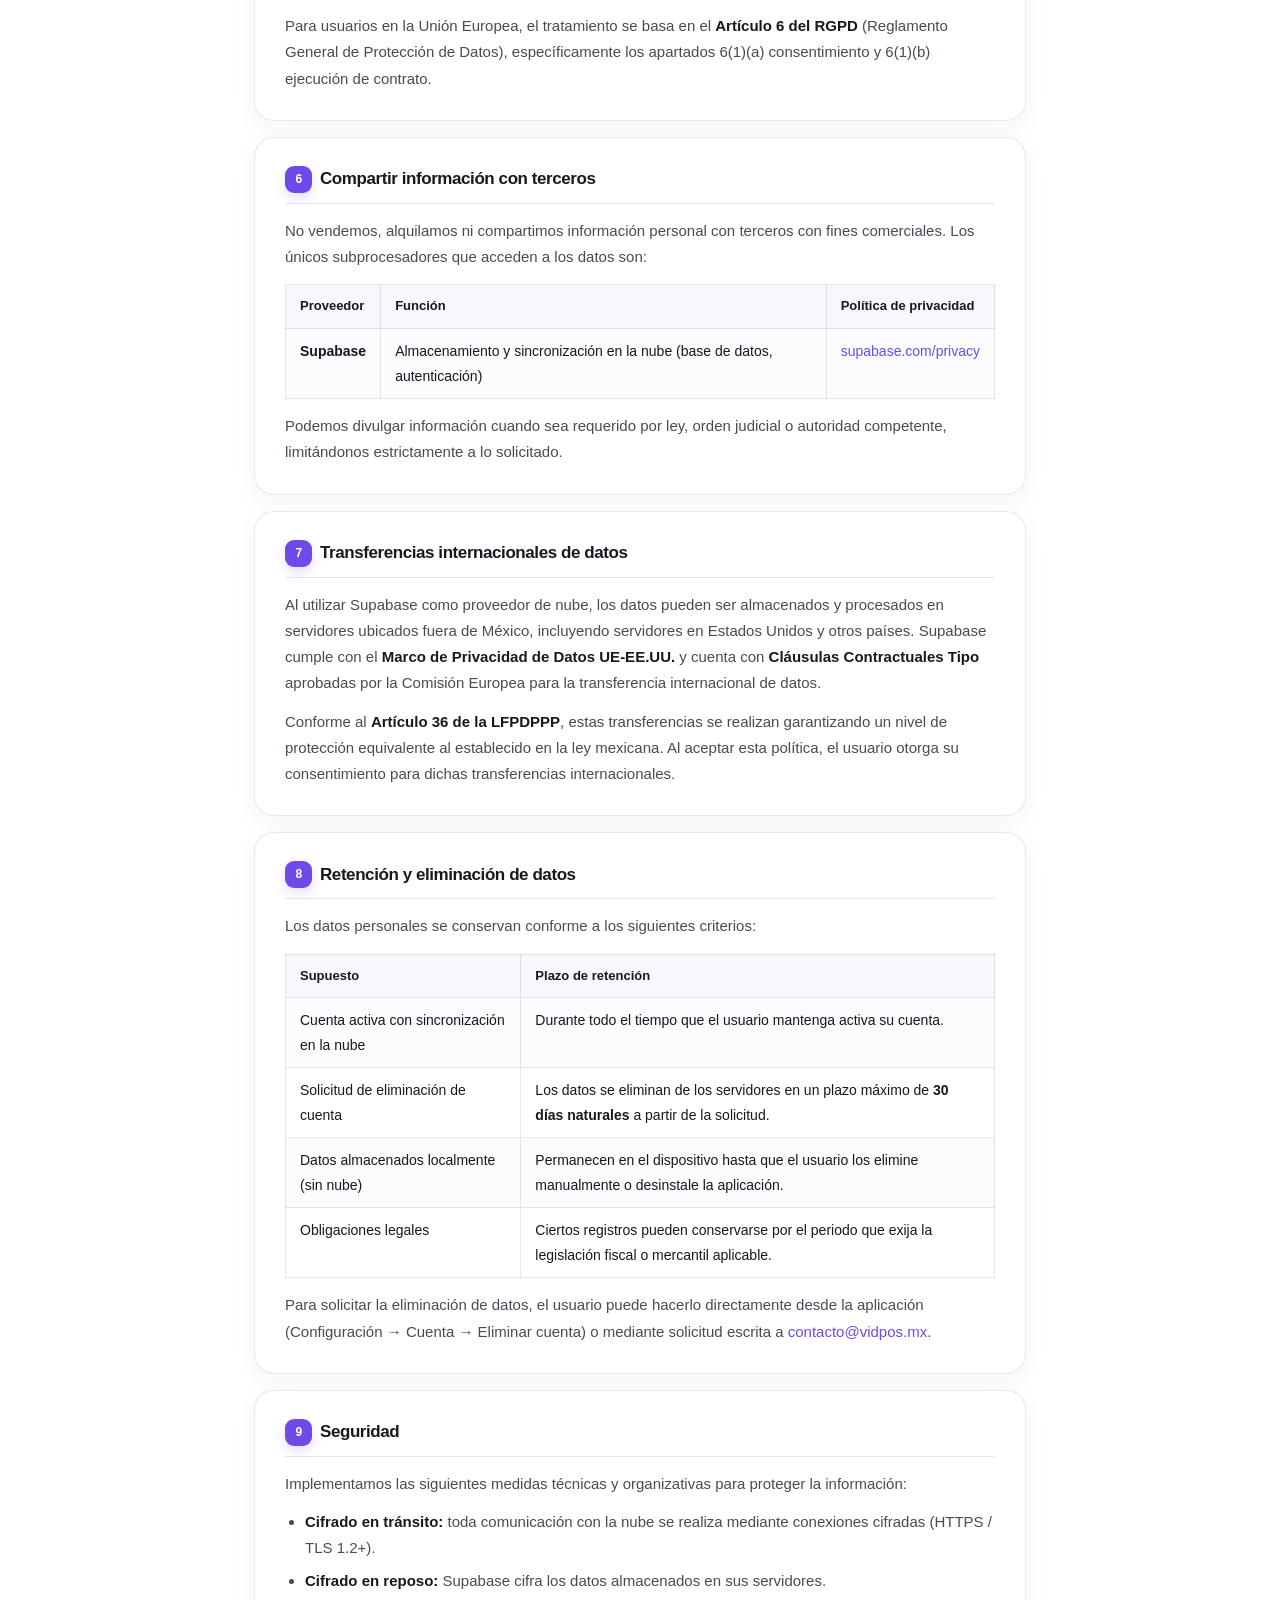
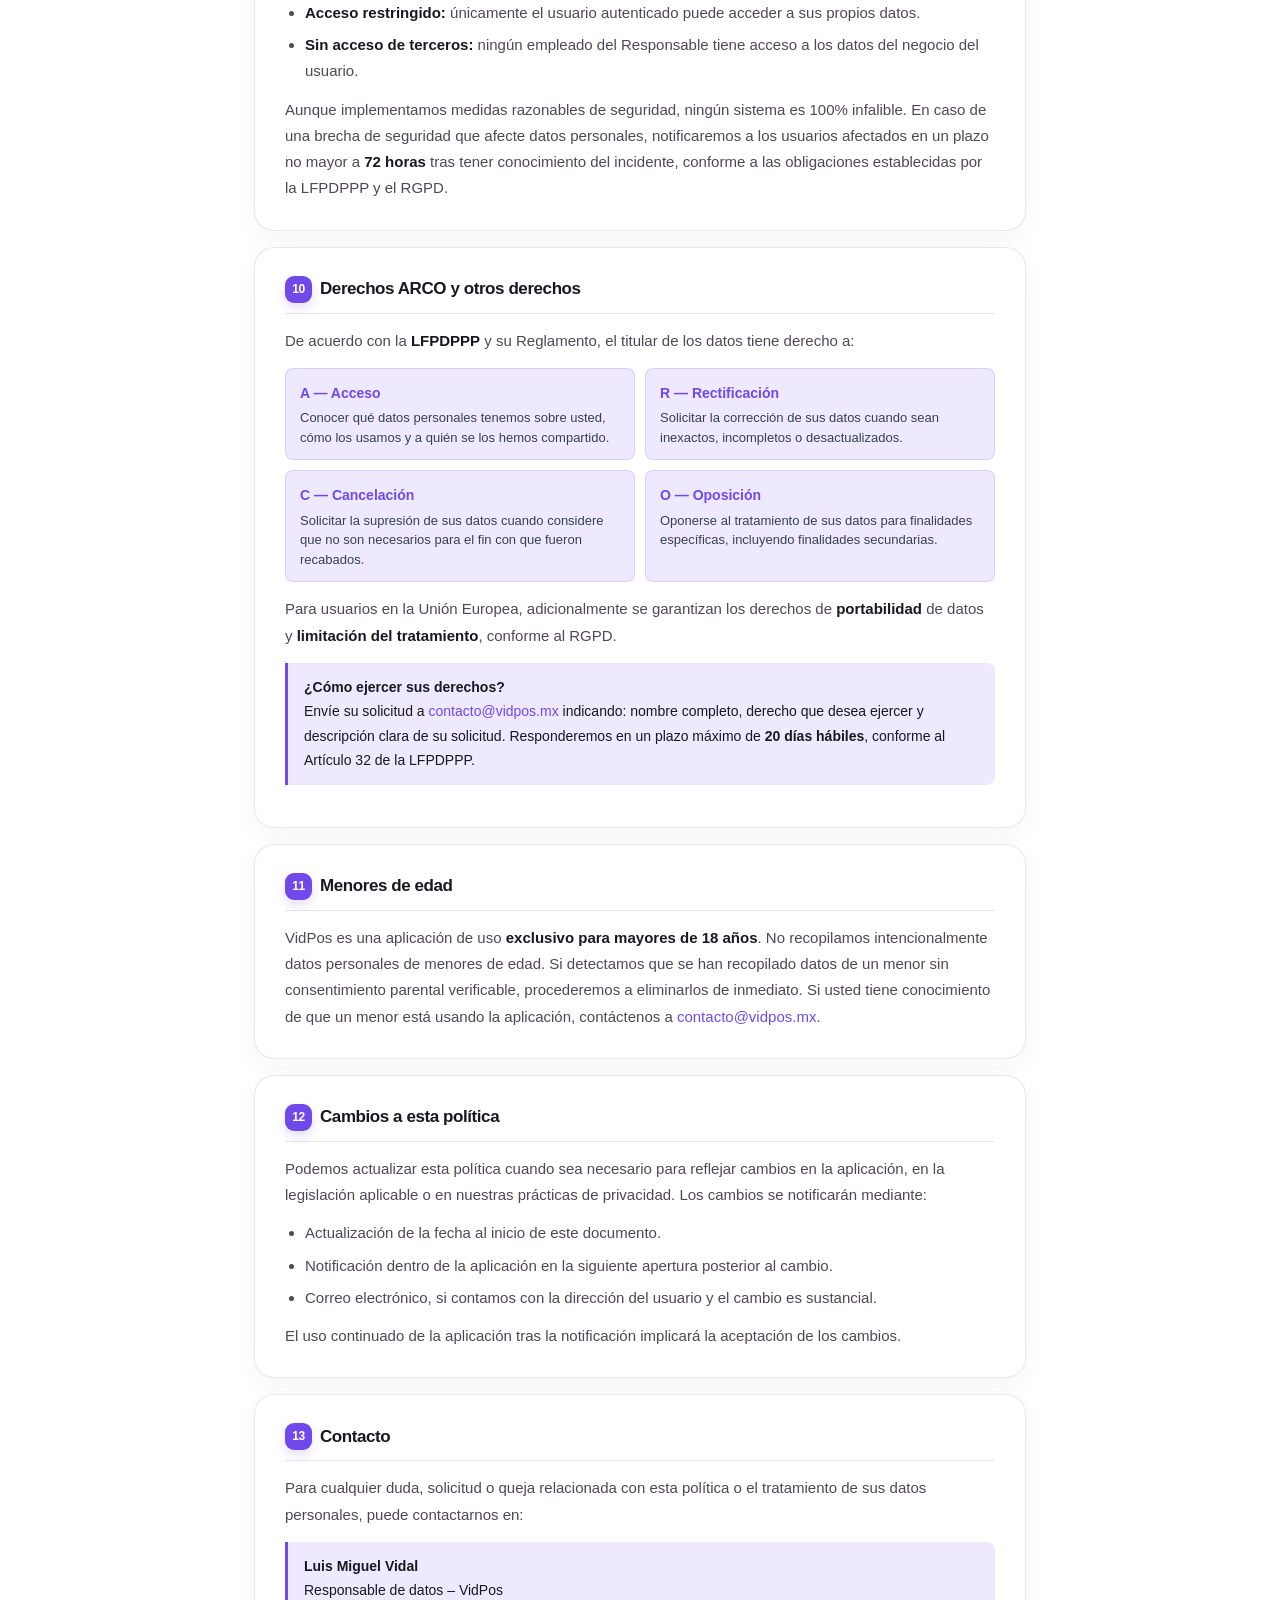
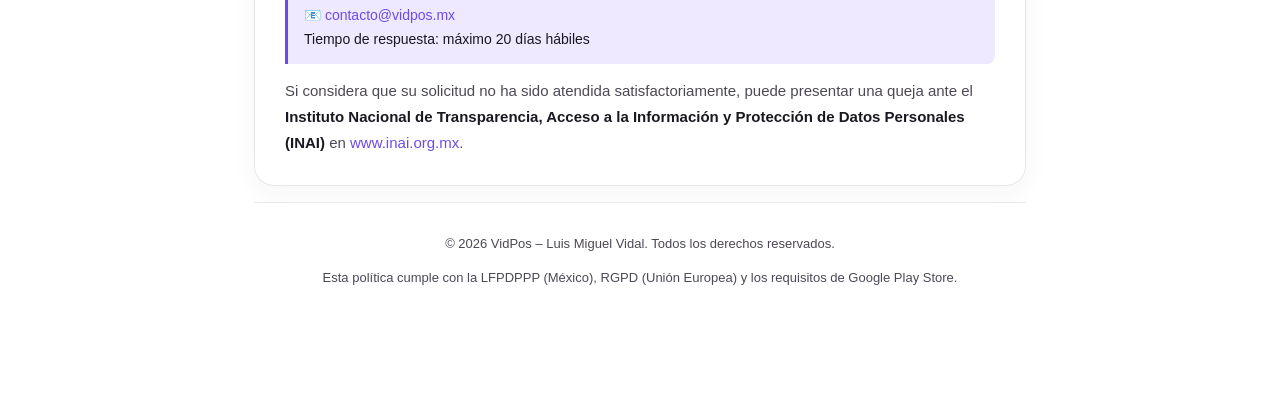
<file: privacy/index.html>
<!DOCTYPE html>
<html lang="es">
<head>
  <meta charset="UTF-8" />
  <meta name="viewport" content="width=device-width, initial-scale=1.0" />
  <title>Política de Privacidad – VidPos</title>
  <link href="https://fonts.googleapis.com/css2?family=Inter:wght@400;500;600;700&display=swap" rel="stylesheet" />
      <link rel="canonical" href="https://vidpos.mx/privacy/">
      <link rel="stylesheet" href="../styles.css">
</head>
<body class="privacy-page">
<nav class="privacy-site-header" aria-label="Navegación de VidPos">
  <a class="privacy-site-brand" href="/">VidPos</a>
  <span aria-hidden="true">/</span>
  <span>Políticas de privacidad</span>
</nav>
<div class="wrapper">

  <header>
    <div class="brand">
      <div class="brand-icon">VP</div>
      <h1>Política de Privacidad – VidPos</h1>
    </div>
    <div class="meta">
      <span class="tag blue">Versión 1.1</span>
      <span class="tag">Última actualización: 19 de mayo de 2026</span>
      <span class="tag">Aplica: México · Internacional</span>
    </div>
  </header>

  <!-- Tabla de contenido -->
  <div class="toc">
    <h2>Contenido</h2>
    <ol>
      <li><a href="#s1">Responsable del tratamiento</a></li>
      <li><a href="#s2">Información que recopilamos</a></li>
      <li><a href="#s3">Permisos del dispositivo</a></li>
      <li><a href="#s4">Uso de la información</a></li>
      <li><a href="#s5">Base legal del tratamiento</a></li>
      <li><a href="#s6">Compartir con terceros</a></li>
      <li><a href="#s7">Transferencias internacionales</a></li>
      <li><a href="#s8">Retención y eliminación</a></li>
      <li><a href="#s9">Seguridad</a></li>
      <li><a href="#s10">Derechos ARCO</a></li>
      <li><a href="#s11">Menores de edad</a></li>
      <li><a href="#s12">Cambios a esta política</a></li>
      <li><a href="#s13">Contacto</a></li>
    </ol>
  </div>

  <p style="margin-bottom:24px;">
    Esta política de privacidad describe cómo <strong>VidPos</strong> ("la Aplicación"), 
    desarrollada por <strong>Luis Miguel Vidal</strong> ("el Responsable"), recopila, 
    usa, almacena y protege la información de sus usuarios, en cumplimiento con la 
    <em>Ley Federal de Protección de Datos Personales en Posesión de los Particulares</em> 
    (LFPDPPP) de México y demás normativas internacionales aplicables.
  </p>

  <!-- 1 -->
  <section id="s1">
    <h2><span class="num">1</span> Responsable del tratamiento</h2>
    <table>
      <tr><th>Campo</th><th>Detalle</th></tr>
      <tr><td><strong>Responsable</strong></td><td>Luis Miguel Vidal</td></tr>
      <tr><td><strong>Aplicación</strong></td><td>VidPos – Sistema de Punto de Venta</td></tr>
      <tr><td><strong>Correo de contacto</strong></td><td><a href="mailto:contacto@vidpos.mx">contacto@vidpos.mx</a></td></tr>
      <tr><td><strong>País de operación principal</strong></td><td>México</td></tr>
    </table>
  </section>

  <!-- 2 -->
  <section id="s2">
    <h2><span class="num">2</span> Información que recopilamos</h2>
    <p>VidPos recopila únicamente la información que el propio usuario introduce o que es necesaria para las funciones de la aplicación:</p>

    <table>
      <tr>
        <th>Categoría</th>
        <th>Datos específicos</th>
        <th>Origen</th>
      </tr>
      <tr>
        <td><strong>Datos del negocio</strong></td>
        <td>Nombre del negocio, productos, precios, categorías, inventario, ventas, historial de transacciones</td>
        <td>Ingresados por el usuario</td>
      </tr>
      <tr>
        <td><strong>Datos de clientes</strong></td>
        <td>Nombre, teléfono, correo electrónico y cualquier dato adicional que el usuario registre</td>
        <td>Ingresados por el usuario</td>
      </tr>
      <tr>
        <td><strong>Datos de empleados</strong></td>
        <td>Nombre, apellidos, teléfono, correo electrónico y rol dentro del negocio</td>
        <td>Ingresados por el usuario</td>
      </tr>
      <tr>
        <td><strong>Imágenes de productos</strong></td>
        <td>Fotos seleccionadas o capturadas para identificar productos en el catálogo</td>
        <td>Cámara o galería del dispositivo</td>
      </tr>
      <tr>
        <td><strong>Datos de sincronización</strong></td>
        <td>Todos los datos anteriores pueden sincronizarse con la nube para respaldo y acceso multi-dispositivo</td>
        <td>Generado automáticamente al activar la sincronización</td>
      </tr>
    </table>

    <div class="highlight">
      <strong>Nota importante sobre datos de empleados:</strong> Al registrar información personal de terceros (empleados, clientes), el usuario —en su calidad de empleador o responsable del negocio— asume la responsabilidad de contar con la autorización correspondiente de dichas personas para el tratamiento de sus datos personales, conforme a la LFPDPPP.
    </div>

    <p><strong>No recopilamos</strong> datos de diagnóstico de errores, métricas de uso anónimas, ni información publicitaria. La aplicación no contiene SDKs de analítica de terceros (Firebase Analytics, Mixpanel, etc.).</p>
  </section>

  <!-- 3 -->
  <section id="s3">
    <h2><span class="num">3</span> Permisos del dispositivo</h2>
    <div class="permission-grid">
      <div class="perm-card">
        <div class="perm-name">📷 Cámara</div>
        <div class="perm-desc">Para capturar fotos de productos y para escanear códigos de barras y códigos QR asociados a artículos del inventario.</div>
      </div>
      <div class="perm-card">
        <div class="perm-name">🖼️ Almacenamiento / Galería</div>
        <div class="perm-desc">Para seleccionar imágenes existentes del dispositivo como fotos de productos.</div>
      </div>
      <div class="perm-card">
        <div class="perm-name">🖨️ Red local (Wi-Fi / IP)</div>
        <div class="perm-desc">Para conectarse a impresoras térmicas en la misma red local y generar tickets de venta físicos vía dirección IP.</div>
      </div>
      <div class="perm-card">
        <div class="perm-name">🌐 Internet</div>
        <div class="perm-desc">Para la sincronización de datos con la nube (Supabase) y futuras actualizaciones de contenido.</div>
      </div>
      <div class="perm-card" style="border-color:#fbbf24; background:#fffbeb;">
        <div class="perm-name" style="color:#92400e;">🔵 Bluetooth <span style="font-size:11px;font-weight:400;color:#b45309;">(funcionalidad futura)</span></div>
        <div class="perm-desc">Reservado para una próxima funcionalidad de impresión de tickets en impresoras térmicas Bluetooth. Actualmente este permiso no está activo en la aplicación.</div>
      </div>
      <div class="perm-card" style="border-color:#fbbf24; background:#fffbeb;">
        <div class="perm-name" style="color:#92400e;">📍 Ubicación <span style="font-size:11px;font-weight:400;color:#b45309;">(funcionalidad futura)</span></div>
        <div class="perm-desc">Requerido por Android para el escaneo de dispositivos Bluetooth cercanos. Se activará junto con la funcionalidad Bluetooth. VidPos no registra, almacena ni transmite datos de ubicación en ningún momento.</div>
      </div>
    </div>
    <div class="warn">
      Los permisos de Bluetooth y Ubicación están declarados para una funcionalidad futura de impresión inalámbrica. Actualmente no están activos. La impresión de tickets se realiza mediante conexión directa por IP en la red local (Wi-Fi).
    </div>
  </section>

  <!-- 4 -->
  <section id="s4">
    <h2><span class="num">4</span> Uso de la información</h2>
    <p>La información recopilada se usa <strong>exclusivamente</strong> para las siguientes finalidades:</p>
    <ul>
      <li><strong>Finalidades primarias (necesarias para el servicio):</strong>
        <ul>
          <li>Gestionar el punto de venta: inventario, ventas, clientes y empleados del negocio.</li>
          <li>Identificar productos mediante escaneo de códigos de barras o QR.</li>
          <li>Imprimir tickets de venta en impresoras térmicas conectadas a la red local (Wi-Fi / IP).</li>
          <li>Respaldar y sincronizar los datos del negocio en la nube para acceso multi-dispositivo.</li>
        </ul>
      </li>
      <li><strong>Finalidades secundarias (con posibilidad de negativa):</strong>
        <ul>
          <li>Enviar notificaciones relacionadas con actualizaciones importantes de la aplicación.</li>
        </ul>
      </li>
    </ul>
    <p>Los datos <strong>no serán utilizados</strong> con fines publicitarios, de perfilado comercial, ni serán cedidos a terceros para ningún fin ajeno a los descritos anteriormente.</p>
  </section>

  <!-- 5 -->
  <section id="s5">
    <h2><span class="num">5</span> Base legal del tratamiento</h2>
    <p>El tratamiento de datos personales se sustenta en las siguientes bases legales:</p>
    <table>
      <tr>
        <th>Base legal</th>
        <th>Aplicación en VidPos</th>
      </tr>
      <tr>
        <td><strong>Consentimiento</strong></td>
        <td>Al registrarse y usar la aplicación, el usuario otorga su consentimiento para el tratamiento de sus datos conforme a esta política.</td>
      </tr>
      <tr>
        <td><strong>Ejecución de contrato</strong></td>
        <td>El tratamiento es necesario para prestar el servicio de punto de venta contratado (sincronización en la nube, impresión de tickets).</td>
      </tr>
      <tr>
        <td><strong>Interés legítimo</strong></td>
        <td>Mantenimiento de la seguridad y correcto funcionamiento de la aplicación.</td>
      </tr>
    </table>
    <p>Para usuarios en la Unión Europea, el tratamiento se basa en el <strong>Artículo 6 del RGPD</strong> (Reglamento General de Protección de Datos), específicamente los apartados 6(1)(a) consentimiento y 6(1)(b) ejecución de contrato.</p>
  </section>

  <!-- 6 -->
  <section id="s6">
    <h2><span class="num">6</span> Compartir información con terceros</h2>
    <p>No vendemos, alquilamos ni compartimos información personal con terceros con fines comerciales. Los únicos subprocesadores que acceden a los datos son:</p>
    <table>
      <tr>
        <th>Proveedor</th>
        <th>Función</th>
        <th>Política de privacidad</th>
      </tr>
      <tr>
        <td><strong>Supabase</strong></td>
        <td>Almacenamiento y sincronización en la nube (base de datos, autenticación)</td>
        <td><a href="https://supabase.com/privacy" target="_blank">supabase.com/privacy</a></td>
      </tr>
    </table>
    <p>Podemos divulgar información cuando sea requerido por ley, orden judicial o autoridad competente, limitándonos estrictamente a lo solicitado.</p>
  </section>

  <!-- 7 -->
  <section id="s7">
    <h2><span class="num">7</span> Transferencias internacionales de datos</h2>
    <p>
      Al utilizar Supabase como proveedor de nube, los datos pueden ser almacenados y procesados en 
      servidores ubicados fuera de México, incluyendo servidores en Estados Unidos y otros países. 
      Supabase cumple con el <strong>Marco de Privacidad de Datos UE-EE.UU.</strong> y cuenta con 
      <strong>Cláusulas Contractuales Tipo</strong> aprobadas por la Comisión Europea para la 
      transferencia internacional de datos.
    </p>
    <p>
      Conforme al <strong>Artículo 36 de la LFPDPPP</strong>, estas transferencias se realizan 
      garantizando un nivel de protección equivalente al establecido en la ley mexicana. Al aceptar 
      esta política, el usuario otorga su consentimiento para dichas transferencias internacionales.
    </p>
  </section>

  <!-- 8 -->
  <section id="s8">
    <h2><span class="num">8</span> Retención y eliminación de datos</h2>
    <p>Los datos personales se conservan conforme a los siguientes criterios:</p>
    <table>
      <tr>
        <th>Supuesto</th>
        <th>Plazo de retención</th>
      </tr>
      <tr>
        <td>Cuenta activa con sincronización en la nube</td>
        <td>Durante todo el tiempo que el usuario mantenga activa su cuenta.</td>
      </tr>
      <tr>
        <td>Solicitud de eliminación de cuenta</td>
        <td>Los datos se eliminan de los servidores en un plazo máximo de <strong>30 días naturales</strong> a partir de la solicitud.</td>
      </tr>
      <tr>
        <td>Datos almacenados localmente (sin nube)</td>
        <td>Permanecen en el dispositivo hasta que el usuario los elimine manualmente o desinstale la aplicación.</td>
      </tr>
      <tr>
        <td>Obligaciones legales</td>
        <td>Ciertos registros pueden conservarse por el periodo que exija la legislación fiscal o mercantil aplicable.</td>
      </tr>
    </table>
    <p>
      Para solicitar la eliminación de datos, el usuario puede hacerlo directamente desde la aplicación 
      (Configuración → Cuenta → Eliminar cuenta) o mediante solicitud escrita a 
      <a href="mailto:contacto@vidpos.mx">contacto@vidpos.mx</a>.
    </p>
  </section>

  <!-- 9 -->
  <section id="s9">
    <h2><span class="num">9</span> Seguridad</h2>
    <p>Implementamos las siguientes medidas técnicas y organizativas para proteger la información:</p>
    <ul>
      <li><strong>Cifrado en tránsito:</strong> toda comunicación con la nube se realiza mediante conexiones cifradas (HTTPS / TLS 1.2+).</li>
      <li><strong>Cifrado en reposo:</strong> Supabase cifra los datos almacenados en sus servidores.</li>
      <li><strong>Acceso restringido:</strong> únicamente el usuario autenticado puede acceder a sus propios datos.</li>
      <li><strong>Sin acceso de terceros:</strong> ningún empleado del Responsable tiene acceso a los datos del negocio del usuario.</li>
    </ul>
    <p>
      Aunque implementamos medidas razonables de seguridad, ningún sistema es 100% infalible. 
      En caso de una brecha de seguridad que afecte datos personales, notificaremos a los usuarios 
      afectados en un plazo no mayor a <strong>72 horas</strong> tras tener conocimiento del incidente, 
      conforme a las obligaciones establecidas por la LFPDPPP y el RGPD.
    </p>
  </section>

  <!-- 10 -->
  <section id="s10">
    <h2><span class="num">10</span> Derechos ARCO y otros derechos</h2>
    <p>
      De acuerdo con la <strong>LFPDPPP</strong> y su Reglamento, el titular de los datos tiene derecho a:
    </p>
    <div class="arco-grid">
      <div class="arco-card">
        <div class="arco-title">A — Acceso</div>
        <div class="arco-desc">Conocer qué datos personales tenemos sobre usted, cómo los usamos y a quién se los hemos compartido.</div>
      </div>
      <div class="arco-card">
        <div class="arco-title">R — Rectificación</div>
        <div class="arco-desc">Solicitar la corrección de sus datos cuando sean inexactos, incompletos o desactualizados.</div>
      </div>
      <div class="arco-card">
        <div class="arco-title">C — Cancelación</div>
        <div class="arco-desc">Solicitar la supresión de sus datos cuando considere que no son necesarios para el fin con que fueron recabados.</div>
      </div>
      <div class="arco-card">
        <div class="arco-title">O — Oposición</div>
        <div class="arco-desc">Oponerse al tratamiento de sus datos para finalidades específicas, incluyendo finalidades secundarias.</div>
      </div>
    </div>
    <p>
      Para usuarios en la Unión Europea, adicionalmente se garantizan los derechos de 
      <strong>portabilidad</strong> de datos y <strong>limitación del tratamiento</strong>, 
      conforme al RGPD.
    </p>
    <div class="highlight">
      <strong>¿Cómo ejercer sus derechos?</strong><br/>
      Envíe su solicitud a <a href="mailto:contacto@vidpos.mx">contacto@vidpos.mx</a> indicando: 
      nombre completo, derecho que desea ejercer y descripción clara de su solicitud. 
      Responderemos en un plazo máximo de <strong>20 días hábiles</strong>, conforme al Artículo 32 de la LFPDPPP.
    </div>
  </section>

  <!-- 11 -->
  <section id="s11">
    <h2><span class="num">11</span> Menores de edad</h2>
    <p>
      VidPos es una aplicación de uso <strong>exclusivo para mayores de 18 años</strong>. 
      No recopilamos intencionalmente datos personales de menores de edad. Si detectamos 
      que se han recopilado datos de un menor sin consentimiento parental verificable, 
      procederemos a eliminarlos de inmediato. Si usted tiene conocimiento de que un menor 
      está usando la aplicación, contáctenos a 
      <a href="mailto:contacto@vidpos.mx">contacto@vidpos.mx</a>.
    </p>
  </section>

  <!-- 12 -->
  <section id="s12">
    <h2><span class="num">12</span> Cambios a esta política</h2>
    <p>
      Podemos actualizar esta política cuando sea necesario para reflejar cambios en la 
      aplicación, en la legislación aplicable o en nuestras prácticas de privacidad. 
      Los cambios se notificarán mediante:
    </p>
    <ul>
      <li>Actualización de la fecha al inicio de este documento.</li>
      <li>Notificación dentro de la aplicación en la siguiente apertura posterior al cambio.</li>
      <li>Correo electrónico, si contamos con la dirección del usuario y el cambio es sustancial.</li>
    </ul>
    <p>El uso continuado de la aplicación tras la notificación implicará la aceptación de los cambios.</p>
  </section>

  <!-- 13 -->
  <section id="s13">
    <h2><span class="num">13</span> Contacto</h2>
    <p>Para cualquier duda, solicitud o queja relacionada con esta política o el tratamiento de sus datos personales, puede contactarnos en:</p>
    <div class="highlight">
      <strong>Luis Miguel Vidal</strong><br/>
      Responsable de datos – VidPos<br/>
      📧 <a href="mailto:contacto@vidpos.mx">contacto@vidpos.mx</a><br/>
      Tiempo de respuesta: máximo 20 días hábiles
    </div>
    <p>
      Si considera que su solicitud no ha sido atendida satisfactoriamente, puede presentar una queja ante el 
      <strong>Instituto Nacional de Transparencia, Acceso a la Información y Protección de Datos Personales (INAI)</strong> 
      en <a href="https://www.inai.org.mx" target="_blank">www.inai.org.mx</a>.
    </p>
  </section>

  <footer>
    <p>© 2026 VidPos – Luis Miguel Vidal. Todos los derechos reservados.</p>
    <p style="margin-top:6px;">Esta política cumple con la LFPDPPP (México), RGPD (Unión Europea) y los requisitos de Google Play Store.</p>
  </footer>

</div>
</body>
</html>
</file>
<file: styles.css>
:root {
        color-scheme: light;
        --ink: #19171f;
        --muted: #77727f;
        --purple: #8f6bff;
        --purple-dark: #7049eb;
        --lilac: #eee9ff;
        --paper: #f8f7fb;
        --line: rgba(34, 27, 48, .1);
        --content: 1160px;
      }

      /* Privacy page navigation fallback */
      .privacy-page {
        margin: 0;
        padding: 0;
        background: #f9fafb;
        color: #111827;
        font-family: Inter, -apple-system, BlinkMacSystemFont, "Segoe UI", sans-serif;
      }
      .privacy-page > .privacy-site-header {
        position: fixed;
        top: 0;
        right: 0;
        left: 0;
        z-index: 100;
        display: flex;
        height: 72px;
        padding: 0 max(24px, calc((100% - 1160px) / 2));
        align-items: center;
        gap: 10px;
        border-bottom: 1px solid #e5e7eb;
        background: rgba(255,255,255,.96);
        box-shadow: 0 1px 0 rgba(17,24,39,.04);
        color: #6b7280;
        font-size: 15px;
        font-weight: 500;
      }
      .privacy-page > .privacy-site-header .privacy-site-brand {
        color: #111827;
        font-size: 20px;
        font-weight: 700;
        letter-spacing: -.05em;
        text-decoration: none;
      }
      .privacy-page > .privacy-site-header .privacy-site-brand:hover {
        color: #6040c5;
      }
      .privacy-page > .wrapper {
        max-width: 820px;
        margin: 0 auto;
        padding: 118px 24px 80px;
      }
      .privacy-page > .wrapper > header {
        display: none;
      }
      .delete-account-page > .legal-site-header {
        position: fixed;
        top: 0;
        right: 0;
        left: 0;
        z-index: 100;
        display: flex;
        height: 72px;
        padding: 0 max(24px, calc((100% - 1160px) / 2));
        align-items: center;
        gap: 10px;
        border-bottom: 1px solid #e5e7eb;
        background: rgba(255,255,255,.96);
        box-shadow: 0 1px 0 rgba(17,24,39,.04);
        color: #6b7280;
        font-family: Inter, -apple-system, BlinkMacSystemFont, "Segoe UI", sans-serif;
        font-size: 15px;
        font-weight: 500;
      }
      .delete-account-page > .legal-site-header .legal-site-brand {
        color: #111827;
        font-size: 20px;
        font-weight: 700;
        letter-spacing: -.05em;
        text-decoration: none;
      }
      .delete-account-page > .legal-site-header .legal-site-brand:hover {
        color: #6040c5;
      }
      .delete-account-page > header {
        display: none;
      }
      .delete-account-page > main {
        padding-top: 118px;
      }
      @media (max-width: 600px) {
        .privacy-page > .privacy-site-header {
          height: 62px;
          padding-inline: 18px;
          font-size: 13px;
        }
        .privacy-page > .privacy-site-header .privacy-site-brand {
          font-size: 18px;
        }
        .privacy-page > .wrapper {
          width: calc(100% - 36px);
          padding-top: 104px;
        }
        .delete-account-page > .legal-site-header {
          height: 62px;
          padding-inline: 18px;
          font-size: 13px;
        }
        .delete-account-page > .legal-site-header .legal-site-brand {
          font-size: 18px;
        }
        .delete-account-page > main {
          padding-top: 104px;
        }
      }

      * { box-sizing: border-box; }
      html { scroll-behavior: smooth; }
      body {
        margin: 0;
        color: var(--ink);
        background: var(--paper);
        font-family: -apple-system, BlinkMacSystemFont, "SF Pro Display", "SF Pro Text", "Segoe UI", sans-serif;
        font-size: 16px;
        -webkit-font-smoothing: antialiased;
      }
      a { color: inherit; text-decoration: none; }
      button, a { -webkit-tap-highlight-color: transparent; }
      .wrap { width: min(var(--content), calc(100% - 64px)); margin-inline: auto; }

      .topbar {
        position: absolute;
        z-index: 5;
        inset: 0 0 auto;
        height: 82px;
        display: flex;
        align-items: center;
      }
      .nav { display: flex; align-items: center; justify-content: space-between; }
      .brand { display: inline-flex; align-items: center; gap: 9px; }
      .brand-name { font-size: 20px; font-weight: 700; letter-spacing: -.055em; }
      .company-name {
        display: inline-block;
        min-width: 0;
        color: #77727f;
        font-size: 16px;
        font-weight: 500;
        transition: opacity .35s ease, transform .35s cubic-bezier(.2,.75,.25,1), filter .35s ease;
      }
      .company-name.is-changing {
        opacity: 0;
        filter: blur(5px);
        transform: translateY(7px);
      }
      .company-status { width: 10px; height: 10px; border: 1px solid rgba(25,23,31,.18); border-radius: 50%; background: #35a66b; }
      .nav-links { display: flex; align-items: center; gap: 34px; color: #5f5a67; font-size: 14px; }
      .nav-links a:not(.nav-cta):hover { color: var(--purple-dark); }
      .nav-cta {
        padding: 11px 17px;
        color: white;
        background: var(--ink);
        border-radius: 999px;
        transition: transform .25s ease, background .25s ease;
      }
      .nav-cta:hover { transform: translateY(-2px); background: var(--purple-dark); }
      .mobile-nav { display: none; }

      .hero {
        position: relative;
        min-height: 760px;
        padding: 160px 0 94px;
        overflow: hidden;
        background:
          radial-gradient(ellipse at 73% 48%, rgba(197, 180, 255, .42), transparent 35%),
          radial-gradient(ellipse at 0% 0%, rgba(237, 231, 255, .8), transparent 44%),
          var(--paper);
      }
      .hero:after {
        position: absolute;
        right: -200px;
        bottom: -470px;
        width: 720px;
        height: 720px;
        border: 1px solid rgba(143, 107, 255, .13);
        border-radius: 50%;
        content: "";
        box-shadow: 0 0 0 70px rgba(143, 107, 255, .025), 0 0 0 140px rgba(143, 107, 255, .02);
      }
      .hero-grid {
        position: relative;
        z-index: 1;
        display: grid;
        grid-template-columns: .92fr 1.08fr;
        gap: 42px;
        align-items: center;
      }
      .eyebrow {
        display: inline-flex;
        align-items: center;
        gap: 9px;
        margin: 0 0 24px;
        color: var(--purple-dark);
        font-size: 12px;
        font-weight: 700;
        letter-spacing: .13em;
        text-transform: uppercase;
      }
      .eyebrow:before { width: 22px; height: 1px; background: currentColor; content: ""; }
      h1 {
        max-width: 540px;
        margin: 0;
        font-size: clamp(54px, 6vw, 76px);
        font-weight: 600;
        letter-spacing: -.045em;
        line-height: 1;
      }
      h1 span { color: var(--purple-dark); }
      .hero-copy {
        max-width: 430px;
        margin: 24px 0 30px;
        color: var(--muted);
        font-size: 18px;
        line-height: 1.65;
      }
      .hero-actions { display: flex; align-items: center; gap: 19px; flex-wrap: wrap; }
      .play-link { display: inline-block; transition: transform .2s ease; }
      .play-link:hover { transform: translateY(-3px); }
      .play-link img { display: block; width: 170px; height: auto; }
      .quiet-link { display: inline-flex; gap: 8px; align-items: center; color: #625d6a; font-size: 14px; }
      .quiet-link svg { transition: transform .2s ease; }
      .quiet-link:hover svg { transform: translateX(4px); }
      .contact-cta {
        position: relative;
        z-index: 1;
        display: inline-flex;
        align-items: center;
        gap: 9px;
        padding: 14px 19px;
        color: white;
        background: var(--ink);
        border-radius: 999px;
        font-size: 14px;
        transition: transform .25s ease, background .25s ease;
      }
      .contact-cta:hover { transform: translateY(-2px); background: var(--purple-dark); }

      .visual {
        position: relative;
        min-height: 448px;
        display: flex;
        align-items: center;
        justify-content: flex-start;
        perspective: 1200px;
      }
      .glow {
        position: absolute;
        width: 390px;
        height: 390px;
        border-radius: 50%;
        background: radial-gradient(circle, rgba(143, 107, 255, .22), rgba(143, 107, 255, 0) 68%);
        filter: blur(8px);
        animation: breathe 6s ease-in-out infinite;
      }
      .dashboard {
        position: relative;
        width: min(100%, 510px);
        padding: 18px;
        border: 1px solid rgba(255,255,255,.72);
        border-radius: 22px;
        background: rgba(255,255,255,.83);
        box-shadow: 0 35px 90px rgba(64, 48, 102, .16), 0 4px 14px rgba(54, 43, 79, .06);
        transform: rotateY(-8deg) rotateX(3deg);
        animation: arrive 1s cubic-bezier(.2,.75,.25,1) both, float 7s ease-in-out 1s infinite;
        backdrop-filter: blur(16px);
      }
      .dash-top { display: flex; justify-content: space-between; align-items: center; padding: 2px 2px 17px; }
      .dash-title { font-size: 13px; font-weight: 650; }
      .dash-date { margin-top: 4px; color: #9993a1; font-size: 10px; }
      .avatar { display: grid; width: 30px; height: 30px; place-items: center; color: #7049eb; background: #eee9ff; border-radius: 50%; font-size: 10px; font-weight: 700; }
      .sales-card { padding: 17px; color: white; border-radius: 15px; background: linear-gradient(120deg, #8060f1, #a48cff); }
      .sales-label { color: rgba(255,255,255,.8); font-size: 10px; }
      .sales-total { margin: 7px 0 15px; font-size: 28px; font-weight: 650; letter-spacing: -.05em; }
      .chart { height: 64px; display: flex; align-items: end; gap: 8px; border-bottom: 1px solid rgba(255,255,255,.3); }
      .chart i { flex: 1; min-height: 14px; border-radius: 4px 4px 0 0; background: rgba(255,255,255,.4); animation: bars .8s ease both; transform-origin: bottom; }
      .chart i:nth-child(1) { height: 35%; animation-delay: .3s; }
      .chart i:nth-child(2) { height: 55%; animation-delay: .38s; }
      .chart i:nth-child(3) { height: 43%; animation-delay: .46s; }
      .chart i:nth-child(4) { height: 72%; animation-delay: .54s; }
      .chart i:nth-child(5) { height: 60%; animation-delay: .62s; }
      .chart i:nth-child(6) { height: 88%; animation-delay: .7s; background: white; }
      .dash-bottom { display: grid; grid-template-columns: 1fr 1fr; gap: 11px; margin-top: 12px; }
      .mini-card { padding: 13px; border: 1px solid #f0eef4; border-radius: 12px; }
      .mini-label { color: #98929f; font-size: 9px; }
      .mini-value { margin-top: 7px; font-size: 16px; font-weight: 650; letter-spacing: -.03em; }
      .mini-value small { margin-left: 4px; color: #34a875; font-size: 9px; font-weight: 600; }
      .orders {
        position: absolute;
        right: -29px;
        bottom: 22px;
        display: flex;
        gap: 11px;
        align-items: center;
        padding: 12px 15px;
        border: 1px solid rgba(255,255,255,.9);
        border-radius: 14px;
        background: rgba(255,255,255,.92);
        box-shadow: 0 15px 38px rgba(64,48,102,.13);
        animation: arrive .8s .3s both, float 6s ease-in-out 1.3s infinite reverse;
        backdrop-filter: blur(12px);
      }
      .orders-icon { display: grid; width: 34px; height: 34px; place-items: center; color: #7049eb; background: var(--lilac); border-radius: 10px; }
      .orders strong { display: block; font-size: 12px; }
      .orders small { display: block; margin-top: 3px; color: #908a98; font-size: 10px; }

      section { scroll-margin-top: 30px; }
      .features { padding: 112px 0 120px; }
      .section-head { max-width: 650px; margin-bottom: 54px; }
      .section-head .eyebrow { margin-bottom: 17px; }
      h2 { margin: 0; font-size: clamp(38px, 4.5vw, 56px); font-weight: 600; letter-spacing: -.04em; line-height: 1.08; }
      .section-head p { max-width: 490px; margin: 18px 0 0; color: var(--muted); font-size: 16px; line-height: 1.7; }
      .feature-grid { display: grid; grid-template-columns: repeat(4, minmax(0, 1fr)); grid-auto-rows: minmax(305px, auto); gap: 16px; }
      .feature {
        position: relative;
        display: flex;
        min-height: 305px;
        padding: 20px;
        overflow: hidden;
        flex-direction: column;
        border: 1px solid rgba(34, 27, 48, .06);
        border-radius: 22px;
        background: #fff;
        scale: var(--watch-scale, 1);
        transition: scale .24s cubic-bezier(.2,.75,.25,1), box-shadow .35s ease;
        animation: featureFloat 7s ease-in-out infinite;
        animation-delay: var(--float-delay, 0s);
        will-change: scale, translate;
      }
      .feature:hover, .feature.is-pointer-near { box-shadow: 0 20px 45px rgba(64,48,102,.1); }
      .feature-grid:is(:hover, :focus-within) .feature { animation-play-state: paused; }
      .feature-grid:is(:hover, :focus-within) .feature.is-pointer-near { animation-play-state: running; }
      .feature--wide { grid-column: span 2; }
      .feature--lavender { background: #eee9ff; }
      .feature--sand { background: #f2eee8; }
      .feature--blue { background: #e8eef6; }
      .feature--dark { color: white; border-color: transparent; background: #23242a; }
      .feature-art {
        position: relative;
        display: grid;
        min-height: 142px;
        margin-bottom: 19px;
        overflow: hidden;
        place-items: center;
        border-radius: 15px;
        background: rgba(255,255,255,.66);
      }
      .feature-icon { display: none; }
      .feature--lavender .feature-art, .feature--blue .feature-art { background: rgba(255,255,255,.7); }
      .feature--sand .feature-art { background: rgba(255,255,255,.78); }
      .feature--dark .feature-art { background: rgba(255,255,255,.08); }
      .feature-kicker { margin: 0 0 6px; color: var(--purple-dark); font-size: 9px; font-weight: 700; letter-spacing: .13em; text-transform: uppercase; }
      .feature--dark .feature-kicker { color: #b7a4ff; }
      .feature h3 { margin: 0 0 7px; font-size: 20px; font-weight: 600; letter-spacing: -.025em; line-height: 1.15; }
      .feature p { max-width: 360px; margin: 0; color: var(--muted); font-size: 13px; line-height: 1.55; }
      .feature--dark p { color: #c1bdc8; }
      @keyframes featureFloat {
        0%, 100% { translate: 0 0; }
        50% { translate: 0 -3px; }
      }
      .art-order { width: 82%; padding: 12px; border-radius: 11px; background: white; box-shadow: 0 8px 22px rgba(40,32,60,.08); }
      .art-order-head, .art-row { display: flex; align-items: center; justify-content: space-between; gap: 8px; }
      .art-order-head { padding-bottom: 8px; border-bottom: 1px solid #eeeaf3; font-size: 10px; font-weight: 650; }
      .art-tag { padding: 4px 6px; color: #6645d9; border-radius: 99px; background: #eee9ff; font-size: 8px; font-weight: 600; }
      .art-row { padding-top: 8px; color: #77727f; font-size: 8px; }
      .art-row b { color: #292631; font-weight: 600; }
      .art-table { position: absolute; display: grid; width: 32px; height: 32px; place-items: center; color: #694be0; border: 1px solid #d4c9ff; border-radius: 50%; background: #eee9ff; font-size: 9px; font-weight: 650; }
      .art-table:nth-child(1) { top: 23px; left: 24%; }
      .art-table:nth-child(2) { top: 23px; right: 24%; color: #38896d; border-color: #b9e0d0; background: #e0f4eb; }
      .art-table:nth-child(3) { bottom: 22px; left: 24%; color: #a57436; border-color: #ebd3ae; background: #fbf0df; }
      .art-table:nth-child(4) { right: 24%; bottom: 22px; }
      .art-map-label { position: absolute; bottom: 8px; color: #86808e; font-size: 8px; }
      .art-command-shot { width: 78%; height: 100%; overflow: hidden; border: 4px solid #29272f; border-radius: 14px; background: white; box-shadow: 0 8px 22px rgba(40,32,60,.16); }
      .art-command-shot img { display: block; width: 100%; height: 100%; object-fit: cover; object-position: top; }
      .art-offline-icon { display: grid; width: 65px; height: 65px; place-items: center; color: white; border-radius: 22px; background: linear-gradient(145deg, #8060f1, #a48cff); box-shadow: 0 12px 25px rgba(112,73,235,.25); }
      .art-offline-label { position: absolute; right: 14px; bottom: 12px; left: 14px; color: #6c6673; font-size: 9px; text-align: center; }
      .art-bars { display: flex; width: 70%; height: 86px; align-items: end; justify-content: center; gap: 9px; border-bottom: 1px solid #dcd6e6; }
      .art-bars i { width: 13%; border-radius: 5px 5px 0 0; background: #c8baff; }
      .art-bars i:nth-child(1) { height: 32%; }
      .art-bars i:nth-child(2) { height: 55%; }
      .art-bars i:nth-child(3) { height: 43%; }
      .art-bars i:nth-child(4) { height: 78%; background: #8f6bff; }
      .art-bars i:nth-child(5) { height: 62%; }
      .art-products { display: grid; width: 75%; grid-template-columns: repeat(3, 1fr); gap: 8px; }
      .art-product { padding: 7px; border-radius: 9px; background: #fff; box-shadow: 0 4px 14px rgba(40,32,60,.05); }
      .art-product-shape { height: 38px; margin-bottom: 6px; border-radius: 6px; background: linear-gradient(145deg, #e6ddff, #b9a7ff); }
      .art-product:nth-child(2) .art-product-shape { background: linear-gradient(145deg, #f8e4c2, #e6b872); }
      .art-product:nth-child(3) .art-product-shape { background: linear-gradient(145deg, #cde9dc, #83c3a4); }
      .art-product-line { width: 72%; height: 4px; margin-top: 4px; border-radius: 4px; background: #e5e2ea; }
      .art-stock { width: 76%; }
      .art-stock-row { display: grid; grid-template-columns: 1fr auto; gap: 7px; align-items: center; padding: 7px 0; border-bottom: 1px solid #efedf2; color: #797381; font-size: 8px; }
      .art-stock-row b { color: #3c3744; font-weight: 600; }
      .art-stock-track { grid-column: 1 / -1; height: 4px; overflow: hidden; border-radius: 5px; background: #efedf2; }
      .art-stock-track i { display: block; width: 76%; height: 100%; border-radius: inherit; background: #8f6bff; }
      .art-stock-row:nth-child(2) .art-stock-track i { width: 29%; background: #e6a34b; }
      .art-people { display: flex; align-items: center; justify-content: center; }
      .art-person { display: grid; width: 46px; height: 46px; margin-left: -8px; place-items: center; color: #6545d5; border: 3px solid white; border-radius: 50%; background: #ded5ff; font-size: 12px; font-weight: 650; }
      .art-person:nth-child(2) { color: #98682b; background: #f4dfbd; }
      .art-person:nth-child(3) { color: #317959; background: #ccebdc; }
      .art-person:nth-child(4) { color: #9a5877; background: #f0d3e2; }
      .art-receipt { width: 58%; padding: 10px 12px; color: #595461; border-radius: 7px; background: white; box-shadow: 0 8px 22px rgba(40,32,60,.09); font-size: 8px; }
      .art-receipt-title { padding-bottom: 7px; border-bottom: 1px dashed #d8d3df; font-size: 9px; font-weight: 700; text-align: center; }
      .art-receipt-line { display: flex; justify-content: space-between; padding-top: 7px; }
      .art-receipt-total { margin-top: 7px; padding-top: 7px; border-top: 1px solid #eeeaf3; color: #24212a; font-weight: 700; }
      .art-printer { position: relative; width: 92px; height: 55px; margin-top: 14px; border-radius: 10px 10px 6px 6px; background: #393640; box-shadow: 0 10px 18px rgba(40,32,60,.16); }
      .art-printer:before { position: absolute; top: -19px; left: 18px; width: 56px; height: 34px; border-radius: 3px; background: #fff; content: ""; box-shadow: inset 0 -10px #eeeaf3; }
      .art-printer:after { position: absolute; right: 12px; bottom: 10px; width: 7px; height: 7px; border-radius: 50%; background: #83d1a3; content: ""; }
      .art-debt { width: 78%; padding: 11px 13px; border: 1px solid #eeebf2; border-radius: 12px; background: white; box-shadow: 0 8px 22px rgba(40,32,60,.06); }
      .art-debt-head { display: flex; align-items: center; justify-content: space-between; color: #77727f; font-size: 8px; }
      .art-debt-head b { color: #27242d; font-size: 9px; }
      .art-debt-amount { margin-top: 8px; color: #7049eb; font-size: 21px; font-weight: 650; letter-spacing: -.04em; }
      .art-debt-note { margin-top: 3px; color: #928c99; font-size: 8px; }

      .showcase {
        position: relative;
        padding: 110px 0 126px;
        overflow: hidden;
        color: white;
        background: #23242a;
      }
      .showcase:before {
        position: absolute;
        top: -340px;
        right: -130px;
        width: 650px;
        height: 650px;
        border: 1px solid rgba(185,164,255,.17);
        border-radius: 50%;
        content: "";
        box-shadow: 0 0 0 80px rgba(143,107,255,.035), 0 0 0 160px rgba(143,107,255,.025);
      }
      .showcase .section-head { position: relative; z-index: 1; }
      .showcase .section-head p { color: #aaa6b2; }
      .showcase .eyebrow { color: #b7a4ff; }
      .showcase .eyebrow:before { display: none; }
      .screens { position: relative; z-index: 1; display: grid; grid-template-columns: repeat(3, 1fr); gap: 22px; align-items: start; }
      .screen-item:nth-child(2) { margin-top: 40px; }
      .screen-item:nth-child(3) { margin-top: 80px; }
      .phone {
        position: relative;
        width: min(100%, 270px);
        aspect-ratio: .49;
        margin: 0 auto 22px;
        padding: 8px;
        overflow: hidden;
        border: 1px solid rgba(255,255,255,.16);
        border-radius: 37px;
        background: linear-gradient(145deg, #47444e, #15151a 55%);
        box-shadow: 0 28px 65px rgba(0,0,0,.3), inset 0 0 0 1px rgba(255,255,255,.12);
        transition: transform .5s cubic-bezier(.2,.8,.2,1);
      }
      .screen-item:hover .phone { transform: translateY(-9px) rotate(-1deg); }
      .phone-inner {
        height: 100%;
        padding: 38px 14px 16px;
        overflow: hidden;
        border-radius: 29px;
        background: #fbfaff;
        color: var(--ink);
      }
      .phone-island { position: absolute; z-index: 2; top: 13px; left: 50%; width: 76px; height: 19px; border-radius: 20px; background: #17171a; transform: translateX(-50%); }
      .phone-title { margin-bottom: 15px; font-size: 13px; font-weight: 650; }
      .phone-sub { margin-top: -10px; margin-bottom: 14px; color: #9b95a2; font-size: 8px; }
      .phone-panel { padding: 12px; border-radius: 12px; background: white; box-shadow: 0 3px 13px rgba(34,27,48,.05); }
      .phone-panel.purple { color: white; background: linear-gradient(135deg, #8060f1, #a48cff); }
      .phone-small { color: #918b99; font-size: 8px; }
      .phone-panel.purple .phone-small { color: rgba(255,255,255,.78); }
      .phone-number { margin: 6px 0 9px; font-size: 20px; font-weight: 650; letter-spacing: -.06em; }
      .phone-line { display: flex; align-items: center; justify-content: space-between; padding: 10px 0; border-bottom: 1px solid #f1eff4; font-size: 8px; }
      .phone-line:last-child { border: 0; }
      .phone-line b { font-weight: 600; }
      .phone-pill { padding: 4px 6px; color: #7049eb; border-radius: 99px; background: #f0ecff; font-size: 7px; }
      .screen-kind { width: min(100%, 290px); margin: 0 auto 7px; color: #b7a4ff; font-size: 9px; font-weight: 650; letter-spacing: .12em; }
      .placeholder {
        display: flex;
        width: min(100%, 270px);
        min-height: 66px;
        margin-inline: auto;
        align-items: center;
        justify-content: center;
        gap: 9px;
        border: 1px dashed rgba(255,255,255,.22);
        border-radius: 12px;
        color: #b8b3bf;
        font-size: 11px;
      }
      .placeholder svg { color: #b7a4ff; }
      .screen-label { width: min(100%, 290px); margin: 0 auto 9px; font-size: 18px; font-weight: 600; letter-spacing: -.025em; }
      .screen-note { width: min(100%, 290px); margin: 0 auto; color: #aaa6b2; font-size: 13px; line-height: 1.7; }
      .phone.actual-shot { width: min(100%, 254px); aspect-ratio: 923 / 2000; padding: 5px; background: #15151a; }
      .actual-shot .phone-inner { padding: 0; background: #fff; }
      .actual-shot img { display: block; width: 100%; height: 100%; object-fit: cover; object-position: top; border-radius: 28px; }

      .closing { padding: 104px 0; }
      .closing-card {
        position: relative;
        display: flex;
        align-items: center;
        justify-content: space-between;
        gap: 35px;
        padding: 54px 58px;
        overflow: hidden;
        border-radius: 24px;
        background: linear-gradient(110deg, #eee9ff, #f7f4ff 58%, #e5dcff);
      }
      .closing-card:after { position: absolute; right: 25%; bottom: -220px; width: 400px; height: 400px; border: 1px solid rgba(112,73,235,.12); border-radius: 50%; content: ""; box-shadow: 0 0 0 50px rgba(112,73,235,.03); }
      .closing-copy { position: relative; z-index: 1; }
      .closing-copy .eyebrow:before { display: none; }
      .closing h2 { max-width: 510px; font-size: clamp(38px, 4.5vw, 56px); }
      .closing p { margin: 14px 0 0; color: #77727f; line-height: 1.6; }
      .closing .play-link { position: relative; z-index: 1; flex: 0 0 auto; }

      footer { padding: 29px 0; border-top: 1px solid var(--line); }
      .footer-inner { display: flex; align-items: center; justify-content: space-between; gap: 20px; }
      .footer-brand img { width: 30px; height: 30px; opacity: .9; border-radius: 9px; }
      .footer-brand .brand-name { font-size: 16px; }
      .footer-links { display: flex; align-items: center; gap: 18px; }
      .footer-link { color: #898391; font-size: 12px; }
      .footer-link:hover { color: var(--purple-dark); }
      .copyright, .contact { color: #898391; font-size: 12px; }
      .contact:hover { color: var(--purple-dark); }

      .reveal { opacity: 0; transform: translateY(20px); transition: opacity .7s ease, transform .7s cubic-bezier(.2,.75,.25,1); }
      .reveal.visible { opacity: 1; transform: translateY(0); }
      @keyframes arrive { from { opacity: 0; transform: translateY(20px) rotateY(-8deg) rotateX(3deg); } to { opacity: 1; } }
      @keyframes float { 0%, 100% { translate: 0 0; } 50% { translate: 0 -10px; } }
      @keyframes breathe { 0%,100% { transform: scale(.95); opacity: .75; } 50% { transform: scale(1.08); opacity: 1; } }
      @keyframes bars { from { transform: scaleY(.15); } to { transform: scaleY(1); } }
      @media (max-width: 850px) {
        .hero { min-height: auto; padding-top: 138px; }
        .hero-grid { grid-template-columns: 1fr; gap: 22px; }
        .hero-copy { max-width: 520px; }
        .visual { min-height: 410px; }
        .dashboard { width: min(90%, 510px); }
        .orders { right: 1%; }
        .features { padding: 86px 0; }
        .feature-grid { grid-template-columns: repeat(2, minmax(0, 1fr)); }
        .feature--wide { grid-column: span 2; }
        .screens { gap: 14px; }
        .phone { border-radius: 30px; }
        .phone-inner { border-radius: 23px; }
        .closing-card { padding: 42px; }
      }
      @media (max-width: 600px) {
        .wrap { width: min(100% - 40px, var(--content)); }
        .topbar { height: 70px; }
        .brand img { width: 34px; height: 34px; }
        .brand-name { font-size: 18px; }
        .nav-links { gap: 14px; }
        .nav-links a:not(.nav-cta) { display: none; }
        .nav-cta { padding: 10px 14px; font-size: 12px; }
        .hero { padding: 124px 0 60px; }
        h1 { font-size: clamp(44px, 12vw, 54px); }
        h2 { font-size: clamp(36px, 10vw, 44px); }
        .closing h2 { font-size: clamp(36px, 10vw, 44px); }
        .hero-copy { margin: 18px 0 24px; font-size: 16px; }
        .hero-actions { gap: 14px; }
        .play-link img { width: 155px; }
        .visual { min-height: 326px; margin: 0 -7px; }
        .glow { width: 300px; height: 300px; }
        .dashboard { width: 94%; padding: 13px; border-radius: 18px; }
        .sales-card { padding: 13px; }
        .sales-total { margin-bottom: 10px; font-size: 24px; }
        .chart { height: 50px; }
        .dash-bottom { gap: 8px; margin-top: 8px; }
        .mini-card { padding: 10px; }
        .mini-value { font-size: 14px; }
        .orders { right: 0; bottom: -1px; padding: 9px 11px; }
        .features { padding: 76px 0 82px; }
        .section-head { margin-bottom: 34px; }
        .feature-grid { grid-template-columns: 1fr; grid-auto-rows: auto; gap: 12px; }
        .feature { min-height: auto; padding: 22px; }
        .feature--wide { grid-column: auto; }
        .feature-art { min-height: 150px; }
        .showcase { padding: 76px 0 82px; }
        .screens { grid-template-columns: 1fr; gap: 38px; }
        .screen-item:nth-child(n) { margin-top: 0; }
        .phone { width: min(72%, 250px); }
        .screen-label, .screen-note { width: min(100%, 310px); }
        .phone.actual-shot { width: min(72%, 250px); }
        .closing { padding: 70px 0; }
        .closing-card { align-items: flex-start; flex-direction: column; padding: 34px 25px; border-radius: 20px; }
        .footer-inner { flex-wrap: wrap; }
        .footer-links { order: 3; width: 100%; justify-content: center; }
        .copyright { order: 4; width: 100%; text-align: center; }
      }
      @media (prefers-reduced-motion: reduce) {
        *, *:before, *:after { scroll-behavior: auto !important; animation-duration: .01ms !important; animation-iteration-count: 1 !important; transition-duration: .01ms !important; }
        .reveal { opacity: 1; transform: none; }
        .feature { animation: none; scale: 1; translate: none; will-change: auto; }
      }

      /* Editorial layout refresh */
      :root { --content: 1240px; --paper: #fff; }
      body { background: #fff; }
      .wrap { width: min(var(--content), calc(100% - 80px)); }
      .topbar { position: sticky; top: 0; z-index: 10; height: 76px; background: rgba(255,255,255,.96); box-shadow: 0 1px 0 rgba(34,27,48,.08); backdrop-filter: blur(14px); }
      .brand-name { font-size: 18px; }
      .company-name { min-width: 0; font-size: 14px; }
      .company-status { width: 9px; height: 9px; }
      .nav-links { gap: 38px; color: #55515d; font-size: 13px; }
      .nav-cta {
        padding: 10px 21px;
        color: #fff;
        background: var(--purple-dark);
        box-shadow: none;
      }
      .nav-cta:hover {
        color: #fff;
        background: #8f6bff;
        box-shadow: none;
      }
      .hero { min-height: 0; padding: 32px 0 52px; overflow: visible; background: #fff; }
      .hero:after { display: none; }
      .hero-grid { display: block; }
      .hero-intro { max-width: 680px; margin: 0 auto 25px; text-align: center; }
      .hero-intro .eyebrow { margin-bottom: 13px; }
      .hero-intro .eyebrow:before { display: none; }
      h1 { max-width: none; font-size: clamp(46px, 6vw, 72px); font-weight: 650; letter-spacing: -.055em; line-height: 1.02; }
      h1 span { color: var(--purple-dark); }
      .hero-copy { max-width: 560px; margin: 14px auto 18px; font-size: clamp(17px, 1.8vw, 20px); line-height: 1.6; }
      .hero-actions { justify-content: center; }
      .hero-actions .play-link img { width: 148px; }
      .hero-actions .quiet-link { padding: 12px 16px; border-radius: 99px; background: #f5f3f9; }
      .visual.hero-stage {
        position: relative;
        display: flex;
        min-height: 360px;
        margin: 0;
        padding: 38px 8%;
        align-items: center;
        justify-content: flex-start;
        overflow: hidden;
        border-radius: 28px;
        background:
          radial-gradient(ellipse at 78% 16%, rgba(191, 169, 255, .68), transparent 36%),
          radial-gradient(ellipse at 15% 100%, rgba(110, 75, 214, .42), transparent 45%),
          linear-gradient(115deg, #292432, #55418b 62%, #8366dc);
        perspective: none;
      }
      .hero-stage:before, .hero-stage:after { position: absolute; border: 1px solid rgba(255,255,255,.13); border-radius: 50%; content: ""; }
      .hero-stage:before { top: -220px; right: 100px; width: 560px; height: 560px; }
      .hero-stage:after { top: -160px; right: 160px; width: 440px; height: 440px; }
      .hero-stage-copy { position: relative; z-index: 2; width: min(70%, 650px); color: #fff; }
      .stage-kicker { margin: 0 0 13px; color: #d0c3ff; font-size: 11px; font-weight: 700; letter-spacing: .14em; text-transform: uppercase; }
      .hero-stage-copy h2 { max-width: 510px; margin: 0; font-size: clamp(30px, 4vw, 48px); font-weight: 600; letter-spacing: -.045em; line-height: 1.05; }
      .hero-stage-copy p { max-width: 390px; margin: 14px 0 0; color: rgba(255,255,255,.76); font-size: 14px; line-height: 1.65; }
      .stage-tags { display: flex; gap: 8px; flex-wrap: wrap; margin-top: 23px; }
      .stage-tags span { padding: 8px 11px; border: 1px solid rgba(255,255,255,.2); border-radius: 99px; color: rgba(255,255,255,.9); background: rgba(255,255,255,.08); font-size: 10px; }
      .hero-device {
        position: absolute;
        top: 27px;
        right: 13%;
        bottom: -88px;
        z-index: 1;
        width: 206px;
        padding: 6px;
        overflow: hidden;
        border: 1px solid rgba(49,40,67,.1);
        border-radius: 37px;
        background: #15151a;
        box-shadow: 0 22px 50px rgba(45,36,65,.15), inset 0 0 0 1px rgba(255,255,255,.2);
        transform: rotate(5deg);
        animation: none;
      }
      .hero-device.actual-shot { width: 206px; padding: 5px; aspect-ratio: 923 / 2000; }
      .hero-device.actual-shot .phone-inner { height: 100%; padding: 0; background: #fff; }
      .hero-device.actual-shot img { display: block; width: 100%; height: 100%; object-fit: cover; object-position: top; border-radius: 28px; }
      .hero-device.actual-shot {
        transform: rotate(5deg) translateZ(0);
        backface-visibility: hidden;
      }
      .hero-device.actual-shot img {
        width: 112%;
        height: 112%;
        margin: -1% 0 0 -6%;
        image-rendering: auto;
        transform: translateZ(0);
      }
      .hero-phone-inner {
        padding: 0;
      }
      .hero-phone-screen {
        display: block;
        width: 100%;
        height: 100%;
        object-fit: cover;
        object-position: center;
        border-radius: 29px;
      }
      .quick-access {
        position: relative;
        z-index: 3;
        display: flex;
        width: min(100%, 980px);
        margin: 34px auto 0;
        justify-content: center;
        gap: 42px;
        border-bottom: 1px solid #d8d5dc;
        flex-wrap: wrap;
      }
      .quick-link { display: inline-flex; min-width: 0; align-items: center; gap: 8px; margin-bottom: -1px; padding: 0 1px 14px; border: 0; border-bottom: 1px solid transparent; color: #77727f; background: transparent; font: inherit; cursor: pointer; transition: border-color .2s ease, color .2s ease; }
      .quick-link:hover, .quick-link[aria-pressed="true"] { border-bottom-color: #25222a; color: #25222a; box-shadow: none; }
      .quick-icon { display: none; }
      .quick-link strong { display: block; font-size: 16px; font-weight: 600; white-space: nowrap; }
      .quick-detail { display: grid; width: min(100%, 980px); min-height: 250px; grid-template-columns: minmax(260px, .9fr) minmax(0, 1.1fr); gap: clamp(28px, 6vw, 76px); align-items: center; margin: 28px auto 76px; padding: 22px 34px 28px; border-radius: 24px; background: linear-gradient(120deg, #f5f1ff, #fbfafc 62%, #f0f6f2); }
      .quick-detail-media { height: 210px; overflow: hidden; border: 1px dashed rgba(112,73,235,.25); border-radius: 17px; background: rgba(255,255,255,.42); }
      .quick-detail-copy { max-width: 470px; }
      .quick-detail-kicker { margin: 0 0 8px; color: var(--purple-dark); font-size: 10px; font-weight: 700; letter-spacing: .13em; text-transform: uppercase; }
      .quick-detail-copy h3 { margin: 0; color: #202029; font-size: clamp(25px, 3vw, 36px); font-weight: 600; letter-spacing: -.04em; line-height: 1.08; }
      .quick-detail-copy > p:not(.quick-detail-kicker) { margin: 13px 0 0; color: #716b78; font-size: 13px; line-height: 1.65; }
      .quick-points { display: grid; gap: 10px; margin: 18px 0 0; padding: 0; color: #4a4650; font-size: 12px; list-style: none; }
      .quick-points li { display: flex; gap: 9px; align-items: flex-start; }
      .quick-points li:before { width: 7px; height: 7px; flex: 0 0 auto; margin-top: 5px; border: 1px solid #8f6bff; border-radius: 50%; content: ""; }
      .quick-detail {
        display: block;
        min-height: 0;
        margin: 30px auto 76px;
        padding: 12px 20px 0;
        border-radius: 0;
        background: transparent;
        text-align: center;
      }
      .quick-detail-media { display: none; }
      .quick-detail-copy { max-width: 760px; margin: 0 auto; }
      .quick-detail-kicker, .quick-points { display: none; }
      .quick-detail-icon {
        display: grid;
        width: 48px;
        height: 48px;
        margin: 0 auto 18px;
        place-items: center;
        color: var(--quick-icon-color, #1d1d1f);
        border-radius: 16%;
        background: color-mix(in srgb, var(--quick-icon-color, #1d1d1f) 13%, transparent);
      }
      .quick-detail-icon svg { display: block; width: 38px; height: 38px; }
      .quick-detail-copy h3 { margin: 0; color: #1d1d1f; font-size: clamp(28px, 3.5vw, 42px); font-weight: 650; letter-spacing: -.045em; line-height: 1.08; }
      .quick-detail-copy > p:not(.quick-detail-kicker) { max-width: 700px; margin: 15px auto 0; color: #424248; font-size: clamp(15px, 1.6vw, 19px); line-height: 1.55; }
      .tablet-showcase {
        position: relative;
        overflow: hidden;
        padding: 104px 0 112px;
        background: #f7f5fb;
      }
      .tablet-showcase:before {
        position: absolute;
        top: 12%;
        left: 50%;
        width: min(760px, 88vw);
        height: 70%;
        border-radius: 50%;
        background: rgba(143,107,255,.13);
        content: "";
        filter: blur(45px);
        transform: translateX(-50%);
      }
      .tablet-showcase-inner {
        position: relative;
        z-index: 1;
      }
      .tablet-showcase-copy {
        max-width: 650px;
        margin: 0 auto 42px;
        text-align: center;
      }
      .tablet-showcase-copy .eyebrow { margin-bottom: 17px; }
      .tablet-showcase-copy p:not(.eyebrow) {
        max-width: 490px;
        margin: 18px auto 0;
        color: var(--muted);
        font-size: 16px;
        line-height: 1.7;
      }
      .tablet-frame {
        width: min(100%, 980px);
        margin: 0 auto;
        padding: 10px;
        border: 1px solid rgba(34,27,48,.14);
        border-radius: 32px;
        background: #25242a;
        box-shadow: 0 25px 55px rgba(64,48,102,.18), inset 0 0 0 2px rgba(255,255,255,.14);
        transform: rotate(-1deg);
      }
      .tablet-screen {
        aspect-ratio: 709 / 445;
        overflow: hidden;
        border-radius: 23px;
        background: #fff;
        color: #28262b;
        font-size: clamp(7px, .78vw, 11px);
      }
      .tablet-dashboard {
        height: 100%;
        padding: 5% 5% 4%;
        background: #fff;
      }
      .tablet-dashboard-title {
        margin: 0 0 4%;
      }
      .tablet-dashboard-title span {
        display: block;
        margin-bottom: .7em;
        color: #777279;
        font-size: .72em;
        font-weight: 700;
        letter-spacing: .13em;
      }
      .tablet-dashboard-title h3 {
        margin: 0;
        color: #28262b;
        font-size: clamp(16px, 2.4vw, 34px);
        font-weight: 550;
        letter-spacing: -.055em;
        line-height: 1;
      }
      .tablet-dashboard-heading {
        display: flex;
        justify-content: space-between;
        gap: 20px;
        margin-bottom: 4%;
      }
      .tablet-dashboard-heading p {
        margin: 0 0 1.2em;
        color: #777279;
        font-size: .72em;
        font-weight: 700;
        letter-spacing: .13em;
      }
      .tablet-dashboard-heading h3 {
        margin: 0;
        color: #1f1e22;
        font-size: clamp(21px, 3.2vw, 48px);
        font-weight: 500;
        letter-spacing: -.06em;
        line-height: .98;
      }
      .tablet-dashboard-heading h3 em { font-style: normal; color: #655f68; }
      .tablet-status {
        align-self: center;
        min-width: 17%;
        padding: 1.2em;
        border-radius: 12px;
        background: rgba(255,255,255,.45);
      }
      .tablet-status span, .tablet-status small { display: block; color: #777279; font-size: .72em; }
      .tablet-status strong { display: block; margin: .35em 0; font-size: 1.5em; letter-spacing: -.06em; }
      .tablet-dashboard-grid {
        display: grid;
        grid-template-columns: 1.1fr .9fr 1fr;
        grid-template-rows: repeat(2, 1fr);
        gap: 1.2em;
        height: 78%;
      }
      .tablet-panel {
        min-width: 0;
        padding: 1.35em;
        overflow: hidden;
        border: 1px solid rgba(44,38,52,.06);
        border-radius: 18px;
        background: #fff;
        box-shadow: 0 12px 24px rgba(47,39,61,.1);
      }
      .tablet-panel--tables { grid-row: span 2; }
      .tablet-panel--orders { color: #28262b; }
      .tablet-panel-title {
        display: flex;
        align-items: center;
        justify-content: space-between;
        gap: 8px;
        margin-bottom: 1.35em;
        padding-bottom: .95em;
        border-bottom: 1px solid rgba(44,38,52,.08);
        white-space: nowrap;
        font-size: .88em;
      }
      .tablet-panel-title strong { font-weight: 650; letter-spacing: -.02em; }
      .tablet-panel-title span { color: #89848b; font-size: .78em; }
      .tablet-tables {
        display: grid;
        grid-template-columns: repeat(3, 1fr);
        gap: 1em;
        height: 75%;
        align-items: center;
      }
      .tablet-tables i {
        display: grid;
        aspect-ratio: 1;
        place-items: center;
        border: 1px solid rgba(69,65,70,.2);
        border-radius: 50%;
        color: #69636b;
        font-style: normal;
        font-size: .75em;
      }
      .tablet-tables i.is-busy { border-color: #a79135; color: #8c7620; background: #e8dfae; }
      .tablet-order-line, .tablet-order-total, .tablet-stock, .tablet-activity-row {
        display: flex;
        align-items: center;
        justify-content: space-between;
        gap: 8px;
        padding: .75em 0;
        border-bottom: 1px solid rgba(87,82,88,.13);
        color: #656067;
        font-size: .76em;
      }
      .tablet-order-line { color: #656067; }
      .tablet-order-total { margin-top: .35em; border: 0; color: #8c8690; }
      .tablet-order-total b { color: #28262b; font-size: 1.3em; }
      .tablet-activity-row { justify-content: flex-start; }
      .tablet-activity-row i { width: .65em; height: .65em; flex: 0 0 auto; border-radius: 50%; background: #8e7ddd; }
      .tablet-activity-row b { margin-left: auto; color: #989199; font-size: .85em; font-weight: 400; }
      .tablet-stock b { color: #607e5d; font-size: .9em; }
      .tablet-stock b.is-low { color: #b0783e; }
      .process-flow {
        position: relative;
        width: min(100%, 980px);
        min-height: 560px;
        margin: 0 auto;
        isolation: isolate;
      }
      .process-connectors {
        position: absolute;
        inset: 0;
        z-index: -1;
        width: 100%;
        height: 100%;
        overflow: visible;
      }
      .process-line-base,
      .process-line {
        fill: none;
        stroke-linecap: round;
        stroke-linejoin: round;
        stroke-width: 3;
      }
      .process-line-base { stroke: rgba(108, 126, 119, .2); }
      .process-line {
        stroke: #42b883;
        stroke-dasharray: 18 14;
        stroke-dashoffset: 160;
        animation: processLinePaint 3.8s linear infinite;
        filter: drop-shadow(0 0 4px rgba(66,184,131,.25));
      }
      .process-card {
        position: absolute;
        width: 280px;
        min-height: 184px;
        padding: 21px 23px;
        border: 1px solid rgba(92, 105, 101, .12);
        border-radius: 20px;
        color: #262b2a;
        background: rgba(255,255,255,.94);
        box-shadow: 0 18px 40px rgba(52, 75, 67, .1);
        transform: translate(-50%, -50%);
      }
      .process-card--orders { top: 20%; left: 16%; }
      .process-card--kitchen { top: 20%; left: 50%; }
      .process-card--sales { top: 20%; left: 84%; }
      .process-card--inventory { top: 80%; left: 84%; }
      .process-card--offline { top: 80%; left: 50%; }
      .process-card--control { top: 80%; left: 16%; background: #eee8ff; border-color: transparent; }
      .process-icon {
        display: grid;
        width: 34px;
        height: 34px;
        margin-bottom: 13px;
        place-items: center;
        border-radius: 9px;
        font-size: 18px;
        font-weight: 700;
      }
      .process-icon svg {
        width: 19px;
        height: 19px;
        fill: none;
        stroke: currentColor;
        stroke-linecap: round;
        stroke-linejoin: round;
        stroke-width: 1.6;
      }
      .process-icon--orders,
      .process-icon--kitchen,
      .process-icon--sales {
        color: #fff;
        background: #8f6bff;
      }
      .process-icon--inventory { color: #fff; background: #4caf50; }
      .process-icon--offline { color: #fff; background: #2196f3; }
      .process-icon--control { color: #fff; background: #009688; }
      .process-card-step {
        display: block;
        margin-bottom: 13px;
        color: #6d8179;
        font-size: 10px;
        font-weight: 750;
        letter-spacing: .13em;
      }
      .process-card h3 {
        margin: 0 0 8px;
        font-size: 17px;
        font-weight: 650;
        letter-spacing: -.04em;
      }
      .process-card p,
      .process-card strong {
        display: block;
        margin: 5px 0 0;
        color: #7c8582;
        font-size: 12px;
        font-weight: 500;
        line-height: 1.45;
      }
      .process-card strong { color: #3c4743; }
      .process-amount { margin: 0 0 13px !important; color: #27342f !important; font-size: 27px !important; letter-spacing: -.06em; }
      .process-pill,
      .process-status {
        display: inline-flex;
        align-items: center;
        gap: 6px;
        padding: 6px 9px;
        border-radius: 999px;
        color: #287d59;
        background: #e2f4ea;
        font-size: 10px;
        font-weight: 650;
      }
      .process-status i {
        width: 6px;
        height: 6px;
        border-radius: 50%;
        background: #42b883;
        box-shadow: 0 0 0 4px rgba(66,184,131,.14);
      }
      .process-card--control .process-card-step { color: #7654d8; }
      @keyframes processLinePaint {
        from { stroke-dashoffset: 160; }
        to { stroke-dashoffset: 0; }
      }
      @media (min-width: 601px) and (max-width: 1100px) {
        .process-flow {
          display: grid;
          grid-template-columns: repeat(2, minmax(0, 1fr));
          gap: 24px;
          width: min(100%, 720px);
          min-height: 0;
        }
        .process-connectors { display: none; }
        .process-card,
        .process-card--orders,
        .process-card--kitchen,
        .process-card--sales,
        .process-card--inventory,
        .process-card--offline,
        .process-card--control {
          position: relative;
          top: auto;
          left: auto;
          width: auto;
          min-height: 190px;
          transform: none;
        }
      }
      .features { padding: 72px 0 92px; background: #fbfafc; }
      .section-head { max-width: 760px; margin-bottom: 34px; }
      .features .section-head.reveal { transform: translateX(-22px); transition: opacity .7s ease, transform .7s cubic-bezier(.2,.75,.25,1); }
      .features .section-head.reveal.visible { transform: translateX(0); }
      .section-head .eyebrow { margin-bottom: 12px; }
      .features .section-head .eyebrow:before { display: none; }
      .features-description { font-size: clamp(16px, 1.7vw, 19px) !important; }
      .section-head p { max-width: 560px; margin-top: 12px; font-size: 14px; }
      .feature-grid { grid-template-columns: repeat(4, minmax(0, 1fr)); grid-auto-rows: 260px; gap: 14px; align-items: stretch; }
      .feature {
        height: 260px;
        min-height: 0;
        padding: 17px;
        border-radius: 19px;
        scale: var(--watch-scale, 1);
        box-shadow: 0 2px 12px rgba(37,32,46,.025);
        rotate: var(--orbit-angle, 0deg);
        animation: featureOrbit 8s ease-in-out infinite;
        animation-delay: var(--float-delay, 0s);
        will-change: scale, rotate, translate;
      }
      .feature--wide { grid-column: span 2; }
      .feature-art { min-height: 88px; height: 88px; flex: 0 0 88px; margin-bottom: 11px; border-radius: 13px; }
      #pedidos .feature-art { min-height: 82px; height: 82px; flex-basis: 82px; }
      #pedidos .art-order { width: 58%; padding: 8px; }
      #pedidos .art-order-head { padding-bottom: 4px; font-size: 8px; line-height: 1.1; }
      #pedidos .art-row { padding-top: 3px; font-size: 7px; line-height: 1.1; }
      #comandas .feature-art { min-height: 82px; height: 82px; flex-basis: 82px; }
      #comandas .art-command-shot { width: 52%; height: 74px; border-width: 3px; border-radius: 11px; }
      #comandas .art-command-shot img { border-radius: 8px; }
      .feature-kicker { font-size: 8px; letter-spacing: .11em; }
      .feature h3 { font-size: 18px; }
      .feature p { font-size: 12px; line-height: 1.55; }
      .feature-grid:is(:hover, :focus-within) .feature { animation-play-state: running; }
      @keyframes featureOrbit {
        0%, 100% { rotate: -1.6deg; translate: 0 2px; }
        50% { rotate: 1.6deg; translate: 0 -2px; }
      }
      .showcase { padding: 102px 0 116px; color: #1d1d1f; background: #fff; }
      .showcase:before { display: none; }
      .showcase-layout { display: block; }
      .showcase .section-head { max-width: 1100px; margin: 0 auto 38px; }
      .showcase .section-head p { color: var(--muted); }
      .showcase .eyebrow { display: none; }
      .showcase .section-head h2 { max-width: 900px; font-size: clamp(36px, 3.6vw, 52px); font-weight: 600; letter-spacing: -.055em; line-height: 1.08; }
      .showcase-caption { display: flex; max-width: 1100px; margin: 0 auto 28px; align-items: flex-start; justify-content: space-between; gap: 32px; }
      .showcase-description { max-width: 650px; margin: 0; color: #6e6e73; font-size: clamp(16px, 1.7vw, 19px) !important; font-weight: 500; line-height: 1.55; }
      .showcase-action { flex: 0 0 auto; }
      .showcase-photo {
        position: relative;
        width: min(100%, 1100px);
        height: clamp(360px, 39vw, 450px);
        margin: 0;
        margin-inline: auto;
        overflow: hidden;
        border: 0;
        border-radius: 30px;
        background: #dbe8f0;
        box-shadow: 0 18px 42px rgba(29,29,31,.12);
      }
      .showcase-photo img {
        display: block;
        width: 100%;
        height: 100%;
        object-fit: cover;
        object-position: center 46%;
        filter: saturate(.88);
      }
      @media (min-width: 1101px) {
        .showcase-photo img { object-position: center 76%; }
      }
      .screen-item .phone {
        opacity: 0;
        transform: translateY(24px) scale(.98);
        transition: opacity .75s ease, transform .8s cubic-bezier(.2,.75,.25,1);
      }
      .screen-item.visible .phone { opacity: 1; transform: translateY(0) scale(1); }
      .screen-item:nth-child(2) .phone { transition-delay: .14s; }
      .screen-item:nth-child(3) .phone { transition-delay: .28s; }
      .screen-item:hover .phone { transform: translateY(0) scale(1); }
      .screens { gap: 18px; }
      .phone { padding: 5px; border-color: rgba(49,40,67,.1); background: #15151a; box-shadow: 0 22px 50px rgba(45,36,65,.15), inset 0 0 0 1px rgba(255,255,255,.2); }
      .screen-kind { color: var(--purple-dark); }
      .screen-label { color: var(--ink); }
      .screen-note { color: #716b78; }
      .closing { padding: 76px 0; background: #fff; }
      .closing-card { border: 1px solid rgba(112,73,235,.08); }
      footer { padding: 24px 0; background: #fff; }
      @media (max-width: 850px) {
        .wrap { width: min(var(--content), calc(100% - 48px)); }
        .topbar { height: 70px; }
        .hero { padding-top: 24px; }
        .visual.hero-stage { min-height: 335px; padding-left: 6%; }
        .hero-stage-copy { width: 56%; }
        .hero-device { right: 8%; width: 185px; }
        .hero-device.actual-shot { width: 185px; }
        .quick-access { width: calc(100% - 80px); gap: clamp(18px, 5vw, 36px); flex-wrap: nowrap; }
        .quick-access .quick-link { flex: 0 1 auto; }
        .showcase .section-head { max-width: 700px; }
        .showcase-photo { width: 100%; height: 320px; }
        .showcase-caption { align-items: flex-start; flex-direction: column; gap: 20px; }
        .feature-grid { grid-template-columns: repeat(2, minmax(0, 1fr)); grid-auto-rows: 260px; }
        .feature { height: 260px; }
      }
      @media (max-width: 600px) {
        .landing-page { padding-bottom: 84px; }
        .mobile-nav {
          position: fixed;
          right: 12px;
          bottom: max(14px, env(safe-area-inset-bottom));
          left: 12px;
          z-index: 1000;
          display: grid;
          grid-template-columns: repeat(3, 1fr);
          gap: 5px;
          padding: 7px;
          border: 1px solid rgba(34,27,48,.09);
          border-radius: 22px;
          background: rgba(255,255,255,.94);
          box-shadow: 0 14px 40px rgba(45,36,65,.18);
          backdrop-filter: blur(18px);
        }
        .mobile-nav a {
          display: flex;
          min-width: 0;
          padding: 8px 4px;
          align-items: center;
          flex-direction: column;
          gap: 5px;
          border-radius: 16px;
          color: #625d6a;
          font-size: 10px;
          font-weight: 600;
          line-height: 1.1;
          text-align: center;
        }
        .mobile-nav a.is-pressed,
        .mobile-nav a:active {
          animation: mobileNavPress .28s ease-out;
          background: rgba(112,73,235,.12);
        }
        .mobile-nav .mobile-nav-download.is-pressed,
        .mobile-nav .mobile-nav-download:active {
          background: #6040c5;
        }
        @keyframes mobileNavPress {
          0% { transform: scale(1); }
          45% { transform: scale(.91); }
          100% { transform: scale(1); }
        }
        .mobile-nav svg {
          width: 21px;
          height: 21px;
          fill: none;
          stroke: currentColor;
          stroke-width: 1.7;
          stroke-linecap: round;
          stroke-linejoin: round;
        }
        .mobile-nav .google-play-icon {
          fill: none;
          stroke: #fff;
          stroke-width: 1.7;
        }
        .mobile-nav .mobile-nav-download {
          color: #fff;
          background: var(--purple-dark);
          box-shadow: 0 7px 16px rgba(112,73,235,.22);
        }
        .wrap { width: calc(100% - 36px); }
        .topbar { height: 64px; }
        .nav-links { gap: 12px; }
        .nav-cta { padding: 9px 14px; }
        .hero { padding: 22px 0 42px; }
        .hero-intro { margin-bottom: 20px; }
        h1 { font-size: clamp(40px, 11vw, 52px); }
        .hero-copy { max-width: 420px; font-size: 14px; }
        .hero-actions { gap: 9px; }
        .hero-actions .play-link img { width: 138px; }
        .hero-actions .quiet-link { padding: 10px 12px; font-size: 12px; }
        .visual.hero-stage { min-height: 0; padding: 25px 23px; align-items: flex-start; border-radius: 21px; }
        .hero-stage-copy { width: 100%; }
        .stage-kicker { font-size: 9px; }
        .hero-stage-copy h2 { max-width: 330px; font-size: 31px; }
        .hero-stage-copy p { max-width: 310px; font-size: 12px; }
        .hero-device { display: none; }
        .stage-tags { gap: 6px; margin-top: 13px; }
        .stage-tags span { padding: 6px 8px; font-size: 8px; }
        .hero-device { top: auto; right: 50%; bottom: -135px; width: 145px; transform: translateX(50%) rotate(4deg); }
        .hero-device.actual-shot { width: 145px; }
        .quick-access { width: calc(100% - 28px); margin-top: 24px; gap: clamp(10px, 6vw, 22px); justify-content: space-evenly; flex-wrap: nowrap; }
        .quick-link { flex: 0 1 auto; justify-content: center; padding: 0 4px 11px; }
        .quick-link strong { font-size: 12px; }
        .quick-detail { width: calc(100% - 28px); grid-template-columns: 1fr; gap: 20px; margin: 20px auto 48px; padding: 16px; }
        .quick-detail-media { height: 170px; }
        .quick-detail-copy { max-width: none; }
        .tablet-showcase { padding: 62px 0 70px; }
        .tablet-showcase-copy { margin-bottom: 28px; }
        .tablet-showcase-copy p:not(.eyebrow) { font-size: 14px; }
        .tablet-frame { width: calc(100% - 8px); padding: 6px; border-radius: 21px; }
        .tablet-frame img { border-radius: 15px; }
        .process-flow { display: flex; min-height: 0; flex-direction: column; gap: 28px; width: min(100%, 340px); }
        .process-connectors { display: none; }
        .process-card,
        .process-card--orders,
        .process-card--kitchen,
        .process-card--sales,
        .process-card--inventory,
        .process-card--offline,
        .process-card--control {
          position: relative;
          top: auto;
          left: auto;
          width: 100%;
          min-height: 0;
          transform: none;
        }
        .process-card:not(:last-child):after {
          position: absolute;
          top: calc(100% + 1px);
          left: 50%;
          width: 3px;
          height: 28px;
          border-radius: 3px;
          background: repeating-linear-gradient(to bottom, #42b883 0 9px, rgba(66,184,131,.16) 9px 16px);
          content: "";
          transform: translateX(-50%);
          animation: processVerticalPaint 1.8s linear infinite;
        }
        @keyframes processVerticalPaint {
          from { background-position: 0 -16px; }
          to { background-position: 0 16px; }
        }
        .features { padding: 54px 0 62px; }
        .section-head { margin-bottom: 24px; }
        .feature-grid { grid-template-columns: 1fr; grid-auto-rows: auto; gap: 11px; }
        .feature { height: auto; min-height: 216px; padding: 15px; }
        .feature--wide { grid-column: auto; }
        .feature-art { min-height: 82px; height: 82px; flex-basis: 82px; margin-bottom: 11px; }
        #pedidos .feature-art, #comandas .feature-art { min-height: 76px; height: 76px; flex-basis: 76px; }
        #pedidos .art-order { width: 70%; }
        #comandas .art-command-shot { width: 48%; height: 68px; }
        .showcase { padding: 68px 0 78px; }
        .showcase .section-head { max-width: 700px; }
        .showcase .section-head h2 { font-size: clamp(36px, 9vw, 52px); }
        .showcase-photo { height: 300px; transform: none; border-radius: 22px; }
        .screens { grid-template-columns: 1fr; gap: 32px; }
        .screen-item:nth-child(n) { margin-top: 0; }
        .phone { width: min(65%, 230px); }
        .phone.actual-shot { width: min(65%, 230px); }
        .screen-label, .screen-note, .screen-kind { width: min(100%, 310px); }
        .closing { padding: 50px 0; }
        .closing-card { gap: 20px; padding: 28px 22px; }
      }
      @media (prefers-reduced-motion: reduce) {
        .feature { animation: none; rotate: none; translate: none; scale: 1; will-change: auto; }
      }

      .orbit-track, .orbit-slot { display: contents; }
      .orbit-center { display: none; }
      @media (min-width: 1101px) and (prefers-reduced-motion: no-preference) {
        .features { padding-block: clamp(40px, 6vh, 72px); }
        .features .section-head { max-width: 860px; margin: 0 auto 10px; text-align: center; }
        .features .section-head h2 { font-size: clamp(32px, 5vh, 52px); }
        .features .section-head p { margin-inline: auto; }
        .feature-grid.is-orbiting {
          position: relative;
          display: block;
          width: min(100%, 1180px);
          --os: 1;
          height: calc(520px * var(--os));
          margin-inline: auto;
          overflow: visible;
          isolation: isolate;
        }
        .feature-grid.is-orbiting:before,
        .feature-grid.is-orbiting:after {
          display: none;
        }
        .orbit-track {
          position: absolute;
          inset: 0;
          z-index: 1;
          display: block;
          pointer-events: none;
          transform-origin: center;
        }
        .orbit-slot { pointer-events: none; }
        .feature-grid.is-orbiting.is-orbit-paused .orbit-track,
        .feature-grid.is-orbiting.is-orbit-paused:after { animation-play-state: paused; }
        .feature-grid.is-orbiting .orbit-slot > .feature { animation-play-state: running; }
        .orbit-slot {
            position: absolute;
            top: calc(50% - 55px * var(--os));
            left: calc(50% - 55px * var(--os));
            width: calc(110px * var(--os));
            height: calc(110px * var(--os));
            display: block;
            transform: rotate(var(--orbit-angle)) translateX(var(--orbit-radius, 190px));
            transform-origin: center;
          }
          .orbit-slot > .feature {
            display: flex;
            width: calc(100px * var(--os));
            height: calc(100px * var(--os));
            min-height: 0;
            margin: calc(5px * var(--os));
            padding: calc(8px * var(--os));
            align-items: center;
            justify-content: center;
            border-radius: 22px;
            border: 0;
            background: transparent;
            box-shadow: none;
            overflow: visible;
            rotate: none;
            scale: var(--depth-scale, .8);
            translate: 0 var(--depth-translate, 0px);
            animation: none;
            will-change: scale, translate;
            pointer-events: auto;
          }
          .orbit-slot .feature-art,
          .orbit-slot .feature-kicker,
          .orbit-slot .feature > p { display: none; }
          .orbit-slot.is-side-left .feature > p:not(.feature-kicker),
          .orbit-slot.is-side-right .feature > p:not(.feature-kicker) {
            position: absolute;
            top: calc(50% + 2px);
            display: block;
            width: 220px;
            margin: 0;
            color: #706b78;
            font-size: 12px;
            line-height: 1.45;
            opacity: 0;
            pointer-events: none;
            transition: opacity .3s ease, translate .3s cubic-bezier(.2,.75,.25,1);
          }
          .orbit-slot.is-side-left .feature > p {
            right: calc(100% + 14px);
            text-align: right;
            translate: 8px 0;
          }
          .orbit-slot.is-side-right .feature > p {
            left: calc(100% + 14px);
            text-align: left;
            translate: -8px 0;
          }
          .orbit-slot.is-side-left .feature:hover > p:not(.feature-kicker),
          .orbit-slot.is-side-right .feature:hover > p:not(.feature-kicker),
          .orbit-slot.is-side-left .feature:focus-within > p:not(.feature-kicker),
          .orbit-slot.is-side-right .feature:focus-within > p:not(.feature-kicker) {
            opacity: 1;
            translate: 0 0;
          }
          .orbit-slot.is-side-left .feature:hover h3,
          .orbit-slot.is-side-right .feature:hover h3,
          .orbit-slot.is-side-left .feature:focus-within h3,
          .orbit-slot.is-side-right .feature:focus-within h3 {
            position: absolute;
            top: calc(50% - 28px);
            width: 220px;
            margin: 0;
            color: #24212a;
            font-size: 15px;
            line-height: 1.2;
          }
          .orbit-slot.is-side-left .feature:hover h3,
          .orbit-slot.is-side-left .feature:focus-within h3 {
            right: calc(100% + 14px);
            text-align: right;
          }
          .orbit-slot.is-side-right .feature:hover h3,
          .orbit-slot.is-side-right .feature:focus-within h3 {
            left: calc(100% + 14px);
            text-align: left;
          }
          .orbit-slot.is-side-left .feature > p:not(.feature-kicker),
          .orbit-slot.is-side-right .feature > p:not(.feature-kicker) {
            display: none !important;
          }
          .orbit-slot .feature:hover h3,
          .orbit-slot .feature:focus-within h3 {
            position: static !important;
            width: auto !important;
            margin: calc(7px * var(--os)) 0 0 !important;
            color: #77727f !important;
            font-size: max(9px, calc(10px * var(--os))) !important;
            text-align: center !important;
          }
          .orbit-callout {
            position: absolute;
            z-index: 4;
            width: clamp(250px, 24vw, 320px);
            overflow: hidden;
            border: 1px solid rgba(34, 27, 48, .08);
            border-radius: 22px;
            background: rgba(255,255,255,.96);
            box-shadow: 0 18px 42px rgba(45,36,65,.14);
            opacity: 0;
            visibility: hidden;
            pointer-events: none;
            transition: opacity .3s ease, translate .3s cubic-bezier(.2,.75,.25,1);
          }
          .orbit-callout-card {
            overflow: hidden;
            transition: opacity .38s cubic-bezier(.2,.75,.25,1), transform .38s cubic-bezier(.2,.75,.25,1);
          }
          .orbit-callout.is-changing .orbit-callout-card {
            opacity: 0;
            transform: translateY(7px) scale(.985);
          }
          .orbit-callout-visual {
            height: clamp(180px, 20vw, 230px);
            overflow: hidden;
            border-bottom: 1px solid rgba(34, 27, 48, .07);
            background: linear-gradient(145deg, #f3f1f8, #fff);
          }
          .orbit-callout-phone {
            width: clamp(170px, 17vw, 230px);
            aspect-ratio: .49;
            margin: 18px auto 0;
            padding: clamp(4px, .35vw, 6px);
            border-radius: clamp(19px, 1.3vw, 25px);
            box-shadow: 0 14px 30px rgba(0,0,0,.18), inset 0 0 0 1px rgba(255,255,255,.12);
          }
          .orbit-callout-phone .phone-inner {
            padding: 0;
            border-radius: clamp(15px, 1vw, 21px);
          }
          .orbit-callout-screen {
            display: block;
            width: 100%;
            height: 100%;
            object-fit: cover;
            object-position: center;
            border-radius: inherit;
          }
          .orbit-callout-screen.is-contain {
            object-fit: contain;
            object-position: center top;
            background: #fff;
          }
          .orbit-callout-phone .phone-island {
            top: clamp(7px, .45vw, 10px);
            width: clamp(38px, 2.6vw, 56px);
            height: clamp(10px, .7vw, 15px);
          }
          .orbit-callout.is-visible {
            opacity: 1;
            visibility: visible;
          }
          .orbit-callout h3 {
            margin: 0;
            padding: 17px 20px 0;
            color: #24212a;
            font-size: 15px;
            font-weight: 600;
            letter-spacing: -.02em;
            line-height: 1.2;
          }
          .orbit-callout p {
            margin: 6px 20px 18px;
            color: #706b78;
            font-size: 12px;
            line-height: 1.45;
          }
          .orbit-callout.is-left {
            top: 50%;
            right: calc(50% + 190px);
            text-align: right;
            translate: 8px -50%;
          }
          .orbit-callout.is-right {
            top: 50%;
            left: calc(50% + 190px);
            text-align: left;
            translate: -8px -50%;
          }
          .orbit-callout.is-visible.is-left,
          .orbit-callout.is-visible.is-right {
            translate: 0 -50%;
          }
          .orbit-slot .feature-icon {
            display: grid;
            width: calc(58px * var(--os));
            height: calc(58px * var(--os));
            margin-bottom: 0;
            place-items: center;
            border: 0;
            border-radius: calc(18px * var(--os));
            color: #fff;
            background: var(--app-icon-color);
            box-shadow: none;
            transition: transform .28s cubic-bezier(.2,.75,.25,1), box-shadow .28s ease;
          }
          .feature-grid.is-orbit-focused .orbit-slot .feature-icon {
            filter: grayscale(.55) saturate(.7);
            opacity: .64;
            transition: filter .45s ease, opacity .45s ease, transform .28s cubic-bezier(.2,.75,.25,1);
          }
          .feature-grid.is-orbit-focused .orbit-slot .feature.is-orbit-selected .feature-icon {
            filter: none;
            opacity: 1;
          }
          .feature-grid.is-orbit-focused .orbit-slot .feature h3 {
            opacity: 0;
            transition: opacity .3s ease;
          }
          .feature-grid.is-orbit-focused .orbit-slot .feature:hover .feature-icon,
          .feature-grid.is-orbit-focused .orbit-slot .feature:focus-within .feature-icon {
            filter: none;
            opacity: 1;
          }
          .orbit-slot .feature:hover .feature-icon { transform: translateY(-4px) scale(1.04); box-shadow: none; }
          .orbit-slot .feature-icon svg { display: block; width: calc(36px * var(--os)); height: calc(36px * var(--os)); fill: none; stroke: currentColor; stroke-width: 1.8; stroke-linecap: round; stroke-linejoin: round; shape-rendering: geometricPrecision; }
          .orbit-slot .feature h3 {
            display: block;
            max-width: calc(116px * var(--os));
            margin: calc(7px * var(--os)) 0 0;
            color: #77727f;
            font-size: max(9px, calc(10px * var(--os)));
            font-weight: 500;
            line-height: 1.2;
            letter-spacing: -.015em;
            text-align: center;
            text-wrap: balance;
            opacity: var(--depth-label-opacity, 1);
          }
          .orbit-slot:not(.is-label-visible) .feature h3 {
            opacity: 0 !important;
          }
          .orbit-slot .feature:hover {
            scale: 1.08;
          }
          .orbit-slot .feature:hover h3 {
            opacity: 0 !important;
          }
          .feature-grid.is-orbiting.is-orbit-paused .orbit-slot > .feature { animation-play-state: paused; }
        .orbit-center {
          position: absolute;
          top: 50%;
          left: 50%;
          z-index: 2;
          display: grid;
          width: calc(150px * var(--os));
          height: calc(150px * var(--os));
          place-items: center;
          border: 1px solid rgba(112, 73, 235, .13);
          border-radius: 50%;
          background: rgba(255,255,255,.96);
          box-shadow: 0 20px 55px rgba(64,48,102,.15), 0 0 0 calc(13px * var(--os)) rgba(143,107,255,.05);
          transform: translate(-50%, -50%);
        }
        .orbit-center img { display: block; width: calc(138px * var(--os)); height: calc(138px * var(--os)); object-fit: contain; }
        @keyframes orbitSpin { to { transform: rotate(360deg); } }
        @keyframes orbitRingSpin { to { transform: translate(-50%, -50%) rotate(-360deg); } }
        @keyframes orbitStayUpright {
          from { rotate: var(--counter-angle); }
          to { rotate: var(--counter-angle-end); }
        }
      }
      .feature-icon-library { position: absolute; width: 0; height: 0; overflow: hidden; }
      .feature[data-feature-icon-color="purple"] { --app-icon-color: #8f6bff; --app-icon-light: #a98eff; }
      .feature[data-feature-icon-color="teal"] { --app-icon-color: #009688; --app-icon-light: #26b5a5; }
      .feature[data-feature-icon-color="blue"] { --app-icon-color: #2196f3; --app-icon-light: #54b4ff; }
      .feature[data-feature-icon-color="green"] { --app-icon-color: #4caf50; --app-icon-light: #70ce73; }
      .feature[data-feature-icon-color="orange"] { --app-icon-color: #ff9800; --app-icon-light: #ffb74d; }
      .feature[data-feature-icon-color="grey"] { --app-icon-color: #9e9e9e; --app-icon-light: #bdbdbd; }
      @media (max-width: 1100px) {
        .feature-grid.is-orbiting { display: grid; width: 100%; height: auto; grid-template-columns: repeat(2, minmax(0, 1fr)); grid-auto-rows: 260px; gap: 14px; isolation: auto; }
        .feature-grid.is-orbiting:before, .feature-grid.is-orbiting:after, .orbit-center { display: none; }
        .orbit-track { position: static; display: contents; animation: none; }
        .orbit-slot { position: static; width: auto; height: auto; transform: none; }
        .orbit-slot > .feature {
          width: 100%;
          height: 260px;
          padding: 17px;
          rotate: none;
          animation: none;
          will-change: auto;
        }
        .orbit-slot .feature-art,
        .orbit-slot #pedidos .feature-art,
        .orbit-slot #comandas .feature-art {
          min-height: 82px;
          height: 82px;
          flex-basis: 82px;
          margin-bottom: 11px;
        }
        .orbit-slot .feature-kicker { margin-bottom: 6px; font-size: 8px; }
        .orbit-slot .feature h3 { margin-bottom: 7px; font-size: 18px; }
        .orbit-slot .feature p { font-size: 12px; line-height: 1.55; }
        .orbit-slot #pedidos .art-order { width: 70%; padding: 8px; }
        .orbit-slot #pedidos .art-order-head { padding-bottom: 4px; font-size: 8px; }
        .orbit-slot #pedidos .art-row { padding-top: 3px; font-size: 7px; }
        .orbit-slot #comandas .art-command-shot { width: 48%; height: 68px; border-width: 3px; border-radius: 11px; }
        .orbit-slot #comandas .art-command-shot img { border-radius: 8px; }
      }
      @media (max-width: 600px) {
        .feature-grid.is-orbiting { grid-template-columns: 1fr; grid-auto-rows: auto; gap: 11px; }
        .orbit-slot > .feature { height: auto; min-height: 216px; padding: 15px; }
        .orbit-slot .feature-art,
        .orbit-slot #pedidos .feature-art,
        .orbit-slot #comandas .feature-art { min-height: 82px; height: 82px; flex-basis: 82px; }
        .orbit-slot #pedidos .feature-art, .orbit-slot #comandas .feature-art { min-height: 76px; height: 76px; flex-basis: 76px; }
        .orbit-slot #pedidos .art-order { width: 70%; }
        .orbit-slot #comandas .art-command-shot { width: 48%; height: 68px; }
      }
      @media (prefers-reduced-motion: reduce) {
        .features .section-head.reveal { transform: none; }
      }
      .feature-grid:not(.is-orbiting) .feature {
        animation: none;
        filter: none !important;
        opacity: 1;
        rotate: none !important;
        scale: 1 !important;
        translate: none !important;
        transform: none !important;
        transition: none;
        -webkit-tap-highlight-color: transparent;
      }
      .feature-grid:not(.is-orbiting) .feature:hover,
      .feature-grid:not(.is-orbiting) .feature:focus,
      .feature-grid:not(.is-orbiting) .feature:focus-within,
      .feature-grid:not(.is-orbiting) .feature:active,
      .feature-grid:not(.is-orbiting) .feature.is-pointer-near {
        filter: none !important;
        opacity: 1 !important;
        rotate: none !important;
        scale: 1 !important;
        translate: none !important;
        transform: none !important;
        box-shadow: 0 2px 12px rgba(37,32,46,.025);
      }
      .feature-grid:not(.is-orbiting) .feature-kicker {
        font-family: inherit;
        font-size: 11px;
        font-weight: 600;
        letter-spacing: -.01em;
        line-height: 1.3;
        text-transform: none;
      }
      @media (max-width: 1100px) {
        .feature-grid:not(.is-orbiting) {
          grid-template-columns: repeat(2, minmax(0, 1fr));
          grid-auto-rows: auto;
        }
        .feature-grid:not(.is-orbiting) .feature {
          height: auto;
          min-height: 335px;
        }
        .feature-grid:not(.is-orbiting) .feature--wide {
          grid-column: auto;
        }
        .feature-phone-preview {
          display: grid;
          height: 190px;
          flex: 0 0 190px;
          margin-bottom: 13px;
          overflow: hidden;
          place-items: start center;
          border-radius: 13px;
          background: rgba(255,255,255,.65);
          opacity: 0;
          transition: opacity .25s ease;
        }
        .feature-phone-preview.is-ready {
          opacity: 1;
        }
        .feature-phone {
          width: min(58%, 170px);
          margin: 12px auto 0;
          padding: 5px;
          border-radius: 27px;
        }
        .feature-phone .phone-inner {
          padding: 0;
          border-radius: 21px;
        }
        .feature-phone .phone-island {
          top: 9px;
          width: 52px;
          height: 13px;
        }
        .feature-phone-screen {
          display: block;
          width: 100%;
          height: 100%;
          object-fit: cover;
          object-position: center;
          border-radius: inherit;
        }
        .feature-phone-screen.is-contain {
          object-fit: contain;
          object-position: center top;
          background: #fff;
        }
      }
      @media (max-width: 600px) {
        .feature-grid:not(.is-orbiting) {
          grid-template-columns: 1fr;
        }
      }
      @media (min-width: 601px) and (max-width: 850px) {
        .showcase {
          padding: 58px 0;
        }
        .showcase-layout {
          display: grid;
          grid-template-columns: minmax(0, .9fr) minmax(0, 1.1fr);
          column-gap: 26px;
          align-items: center;
        }
        .showcase .section-head {
          grid-column: 1;
          margin: 0 0 18px;
        }
        .showcase .section-head h2 {
          font-size: clamp(30px, 4.8vw, 40px);
        }
        .showcase-caption {
          grid-column: 1;
          margin: 0;
          gap: 16px;
        }
        .showcase-description {
          font-size: 14px !important;
        }
        .showcase-action .play-link img {
          width: 136px;
        }
        .showcase-photo {
          width: 100%;
          height: 300px;
          grid-column: 2;
          grid-row: 1 / span 2;
          border-radius: 22px;
        }
      }
      @media (max-width: 600px) {
        .showcase {
          padding: 44px 0 52px;
        }
        .showcase .section-head {
          margin-bottom: 17px;
        }
        .showcase .section-head h2 {
          font-size: clamp(29px, 8.2vw, 36px);
          line-height: 1.06;
        }
        .showcase-caption {
          gap: 14px;
          margin-bottom: 20px;
        }
        .showcase-description {
          font-size: 14px !important;
          line-height: 1.5;
        }
        .showcase-action .play-link img {
          width: 132px;
        }
        .showcase-photo {
          height: 215px;
          border-radius: 18px;
        }
      }


/* privacy_policy.html */
@scope (.privacy-page) {
:scope {
      --bg: #f9fafb;
      --surface: #ffffff;
      --border: #e5e7eb;
      --text: #111827;
      --text-muted: #6b7280;
      --accent: #1d4ed8;
      --accent-light: #eff6ff;
      --tag-bg: #f3f4f6;
      --tag-border: #d1d5db;
      --warn-bg: #fffbeb;
      --warn-border: #fbbf24;
    }

    * { box-sizing: border-box; margin: 0; padding: 0; }

    :scope {
      font-family: 'Inter', sans-serif;
      background: var(--bg);
      color: var(--text);
      line-height: 1.75;
      font-size: 15px;
    }

    .wrapper {
      max-width: 820px;
      margin: 0 auto;
      padding: 118px 24px 80px;
    }
    .privacy-site-header {
      position: fixed;
      top: 0;
      right: 0;
      left: 0;
      z-index: 20;
      display: flex;
      height: 72px;
      padding: 0 max(24px, calc((100% - 1160px) / 2));
      align-items: center;
      gap: 10px;
      border-bottom: 1px solid var(--border);
      background: rgba(255,255,255,.94);
      box-shadow: 0 1px 0 rgba(17,24,39,.04);
      backdrop-filter: blur(14px);
      color: var(--text-muted);
      font-size: 15px;
      font-weight: 500;
    }
    .privacy-site-brand {
      color: var(--text);
      font-size: 20px;
      font-weight: 700;
      letter-spacing: -.05em;
      text-decoration: none;
    }
    .privacy-site-brand:hover {
      color: #6040c5;
    }

    header {
      border-bottom: 2px solid var(--border);
      padding-bottom: 28px;
      margin-bottom: 40px;
    }

    .brand {
      display: flex;
      align-items: center;
      gap: 12px;
      margin-bottom: 16px;
    }

    .brand-icon {
      width: 40px;
      height: 40px;
      background: var(--accent);
      border-radius: 10px;
      display: flex;
      align-items: center;
      justify-content: center;
      color: #fff;
      font-weight: 700;
      font-size: 16px;
      flex-shrink: 0;
    }

    h1 {
      font-size: 26px;
      font-weight: 700;
      color: var(--text);
      line-height: 1.3;
    }

    .meta {
      display: flex;
      flex-wrap: wrap;
      gap: 12px;
      margin-top: 12px;
    }

    .tag {
      font-size: 12px;
      font-weight: 500;
      padding: 4px 10px;
      border-radius: 20px;
      border: 1px solid var(--tag-border);
      background: var(--tag-bg);
      color: var(--text-muted);
    }

    .tag.blue {
      border-color: #bfdbfe;
      background: var(--accent-light);
      color: var(--accent);
    }

    .toc {
      background: var(--surface);
      border: 1px solid var(--border);
      border-radius: 12px;
      padding: 20px 24px;
      margin-bottom: 40px;
    }

    .toc h2 {
      font-size: 13px;
      font-weight: 600;
      text-transform: uppercase;
      letter-spacing: 0.08em;
      color: var(--text-muted);
      margin-bottom: 12px;
      border: none;
    }

    .toc ol {
      padding-left: 18px;
      columns: 2;
      column-gap: 24px;
    }

    .toc li {
      font-size: 13.5px;
      margin-bottom: 5px;
      break-inside: avoid;
    }

    .toc a {
      color: var(--accent);
      text-decoration: none;
    }

    .toc a:hover { text-decoration: underline; }

    section {
      background: var(--surface);
      border: 1px solid var(--border);
      border-radius: 12px;
      padding: 28px 28px;
      margin-bottom: 20px;
    }

    h2 {
      font-size: 17px;
      font-weight: 700;
      color: var(--text);
      margin-bottom: 14px;
      padding-bottom: 10px;
      border-bottom: 1px solid var(--border);
      display: flex;
      align-items: center;
      gap: 8px;
    }

    .num {
      display: inline-flex;
      align-items: center;
      justify-content: center;
      width: 24px;
      height: 24px;
      border-radius: 6px;
      background: var(--accent);
      color: #fff;
      font-size: 12px;
      font-weight: 700;
      flex-shrink: 0;
    }

    p { margin-bottom: 12px; }
    p:last-child { margin-bottom: 0; }

    ul, ol {
      padding-left: 20px;
      margin-bottom: 12px;
    }

    li { margin-bottom: 6px; }

    strong { font-weight: 600; }

    a { color: var(--accent); text-decoration: none; }
    a:hover { text-decoration: underline; }

    .highlight {
      background: var(--accent-light);
      border-left: 3px solid var(--accent);
      border-radius: 0 8px 8px 0;
      padding: 12px 16px;
      margin: 14px 0;
      font-size: 14px;
    }

    .warn {
      background: var(--warn-bg);
      border-left: 3px solid var(--warn-border);
      border-radius: 0 8px 8px 0;
      padding: 12px 16px;
      margin: 14px 0;
      font-size: 14px;
    }

    table {
      width: 100%;
      border-collapse: collapse;
      font-size: 14px;
      margin: 14px 0;
    }

    th {
      background: var(--tag-bg);
      text-align: left;
      padding: 10px 14px;
      font-weight: 600;
      border: 1px solid var(--border);
      font-size: 13px;
    }

    td {
      padding: 10px 14px;
      border: 1px solid var(--border);
      vertical-align: top;
    }

    tr:nth-child(even) td { background: #f9fafb; }

    .permission-grid {
      display: grid;
      grid-template-columns: 1fr 1fr;
      gap: 12px;
      margin: 14px 0;
    }

    .perm-card {
      border: 1px solid var(--border);
      border-radius: 8px;
      padding: 12px 14px;
    }

    .perm-name {
      font-weight: 600;
      font-size: 13.5px;
      margin-bottom: 4px;
    }

    .perm-desc {
      font-size: 13px;
      color: var(--text-muted);
      line-height: 1.5;
    }

    .arco-grid {
      display: grid;
      grid-template-columns: 1fr 1fr;
      gap: 10px;
      margin: 14px 0;
    }

    .arco-card {
      border: 1px solid var(--border);
      border-radius: 8px;
      padding: 12px 14px;
      background: var(--accent-light);
      border-color: #bfdbfe;
    }

    .arco-title {
      font-weight: 700;
      font-size: 14px;
      color: var(--accent);
      margin-bottom: 3px;
    }

    .arco-desc {
      font-size: 13px;
      color: #374151;
      line-height: 1.5;
    }

    footer {
      text-align: center;
      padding-top: 32px;
      font-size: 13px;
      color: var(--text-muted);
    }

    @media (max-width: 600px) {
      .toc ol { columns: 1; }
      .permission-grid, .arco-grid { grid-template-columns: 1fr; }
      h1 { font-size: 22px; }
      section { padding: 20px 18px; }
    }

    /* VidPos visual system */
    :scope {
      --bg: #fff;
      --surface: #fff;
      --border: rgba(34, 27, 48, .1);
      --text: #19171f;
      --text-muted: #77727f;
      --accent: #7049eb;
      --accent-light: #eee9ff;
      --tag-bg: #f8f7fb;
      --tag-border: rgba(112, 73, 235, .16);
      --warn-bg: #fff8e8;
      --warn-border: #e4ad46;
    }

    :scope {
      color: var(--text);
      background:
        radial-gradient(circle at 85% 0%, rgba(238, 233, 255, .75), transparent 30rem),
        #fff;
      font-family: -apple-system, BlinkMacSystemFont, "SF Pro Text", "Segoe UI", sans-serif;
      -webkit-font-smoothing: antialiased;
    }

    .wrapper {
      width: min(100% - 64px, 980px);
      max-width: none;
      padding: 54px 0 72px;
    }

    header {
      padding: 0 0 32px;
      margin-bottom: 28px;
      border-bottom: 1px solid var(--border);
    }

    .brand {
      gap: 10px;
      margin-bottom: 22px;
    }

    .brand-icon {
      width: 38px;
      height: 38px;
      border-radius: 11px;
      background: var(--accent);
      box-shadow: 0 8px 18px rgba(112, 73, 235, .2);
      font-size: 13px;
    }

    h1 {
      color: var(--text);
      font-size: clamp(32px, 4.5vw, 52px);
      font-weight: 600;
      letter-spacing: -.055em;
      line-height: 1.05;
    }

    .meta { gap: 8px; margin-top: 17px; }
    .tag { border-radius: 999px; }
    .tag.blue {
      border-color: transparent;
      color: var(--accent);
      background: var(--accent-light);
    }

    .toc {
      margin-bottom: 28px;
      padding: 22px 24px;
      border: 1px solid var(--border);
      border-radius: 20px;
      background: #fbfafc;
      box-shadow: 0 8px 24px rgba(45, 36, 65, .04);
    }

    .toc h2 { color: var(--accent); }
    .toc a, a { color: var(--accent); }

    :scope > .wrapper > p {
      margin: 0 0 28px;
      color: var(--text-muted);
      font-size: 16px;
      line-height: 1.7;
    }

    section {
      margin-bottom: 16px;
      padding: 28px 30px;
      border: 1px solid var(--border);
      border-radius: 20px;
      background: rgba(255,255,255,.92);
      box-shadow: 0 8px 26px rgba(45, 36, 65, .045);
    }

    h2 {
      color: var(--text);
      border-bottom-color: var(--border);
      letter-spacing: -.025em;
    }

    .num {
      width: 27px;
      height: 27px;
      border-radius: 9px;
      background: var(--accent);
      box-shadow: 0 5px 12px rgba(112, 73, 235, .18);
    }

    p, li { color: #4d4855; }
    strong { color: var(--text); }
    th { background: #f8f7fb; }
    tr:nth-child(even) td { background: #fcfbfe; }
    .highlight { background: var(--accent-light); border-left-color: var(--accent); }
    .arco-card { background: var(--accent-light); border-color: rgba(112, 73, 235, .16); }
    .arco-title { color: var(--accent); }
    .perm-card { border-radius: 14px; }

    footer {
      padding-top: 30px;
      color: var(--text-muted);
      border-top: 1px solid var(--border);
    }

    @media (max-width: 600px) {
      .wrapper { width: calc(100% - 36px); padding-top: 104px; }
      .privacy-site-header { height: 62px; padding-inline: 18px; font-size: 13px; }
      .privacy-site-brand { font-size: 18px; }
      header { padding-bottom: 25px; }
      section { padding: 22px 18px; border-radius: 16px; }
      h1 { font-size: 34px; }
      table { display: block; overflow-x: auto; }
    }
}


/* delete-account.html */
@scope (.delete-account-page) {
* { box-sizing: border-box; margin: 0; padding: 0; }

    :scope {
      font-family: 'Segoe UI', system-ui, sans-serif;
      background: #0f0f0f;
      color: #e8e8e8;
      min-height: 100vh;
      display: flex;
      flex-direction: column;
    }

    header {
      padding: 24px 32px;
      border-bottom: 1px solid #1e1e1e;
      display: flex;
      align-items: center;
      gap: 12px;
    }

    header .logo {
      font-size: 20px;
      font-weight: 700;
      color: #e63946;
      letter-spacing: -0.5px;
    }

    header .logo span {
      color: #e8e8e8;
    }

    main {
      flex: 1;
      max-width: 620px;
      margin: 60px auto;
      padding: 0 24px;
      width: 100%;
    }

    .badge {
      display: inline-block;
      background: #1e1e1e;
      color: #e63946;
      font-size: 11px;
      font-weight: 600;
      letter-spacing: 1.5px;
      text-transform: uppercase;
      padding: 4px 10px;
      border-radius: 4px;
      margin-bottom: 20px;
    }

    h1 {
      font-size: 32px;
      font-weight: 700;
      color: #ffffff;
      line-height: 1.2;
      margin-bottom: 16px;
    }

    .intro {
      font-size: 15px;
      color: #999;
      line-height: 1.7;
      margin-bottom: 40px;
    }

    .steps {
      margin-bottom: 40px;
    }

    .steps h2 {
      font-size: 13px;
      font-weight: 600;
      letter-spacing: 1px;
      text-transform: uppercase;
      color: #555;
      margin-bottom: 20px;
    }

    .step {
      display: flex;
      gap: 16px;
      margin-bottom: 24px;
      align-items: flex-start;
    }

    .step-num {
      min-width: 32px;
      height: 32px;
      border-radius: 50%;
      background: #1a1a1a;
      border: 1px solid #2a2a2a;
      display: flex;
      align-items: center;
      justify-content: center;
      font-size: 13px;
      font-weight: 700;
      color: #e63946;
    }

    .step-text strong {
      display: block;
      font-size: 15px;
      color: #e8e8e8;
      margin-bottom: 4px;
    }

    .step-text p {
      font-size: 14px;
      color: #777;
      line-height: 1.6;
    }

    .divider {
      border: none;
      border-top: 1px solid #1e1e1e;
      margin: 40px 0;
    }

    .data-info h2 {
      font-size: 13px;
      font-weight: 600;
      letter-spacing: 1px;
      text-transform: uppercase;
      color: #555;
      margin-bottom: 20px;
    }

    .data-grid {
      display: grid;
      grid-template-columns: 1fr 1fr;
      gap: 12px;
      margin-bottom: 32px;
    }

    .data-card {
      background: #141414;
      border: 1px solid #1e1e1e;
      border-radius: 8px;
      padding: 16px;
    }

    .data-card .label {
      font-size: 11px;
      color: #555;
      text-transform: uppercase;
      letter-spacing: 1px;
      margin-bottom: 6px;
    }

    .data-card .value {
      font-size: 14px;
      color: #e8e8e8;
    }

    .data-card.deleted .value { color: #e63946; }
    .data-card.kept .value { color: #2ec4b6; }

    .warning {
      background: #1a0d0d;
      border: 1px solid #3a1010;
      border-radius: 8px;
      padding: 16px 20px;
      font-size: 14px;
      color: #cc6666;
      line-height: 1.6;
      margin-bottom: 32px;
    }

    .contact {
      font-size: 14px;
      color: #666;
      line-height: 1.7;
    }

    .contact a {
      color: #e63946;
      text-decoration: none;
    }

    .contact a:hover {
      text-decoration: underline;
    }

    footer {
      padding: 24px 32px;
      border-top: 1px solid #1e1e1e;
      font-size: 13px;
      color: #444;
      text-align: center;
    }

    @media (max-width: 480px) {
      h1 { font-size: 26px; }
      .data-grid { grid-template-columns: 1fr; }
    }

    /* VidPos visual system */
    :scope {
      --paper: #fff;
      --ink: #19171f;
      --muted: #77727f;
      --purple: #7049eb;
      --lilac: #eee9ff;
      --line: rgba(34, 27, 48, .1);
      --surface: #fbfafc;
    }

    :scope {
      color: var(--ink);
      background:
        radial-gradient(circle at 86% 0%, rgba(238, 233, 255, .75), transparent 30rem),
        var(--paper);
      font-family: -apple-system, BlinkMacSystemFont, "SF Pro Text", "Segoe UI", sans-serif;
      -webkit-font-smoothing: antialiased;
    }

    header {
      padding: 22px max(24px, calc((100% - 1160px) / 2));
      border-bottom: 1px solid var(--line);
      background: rgba(255,255,255,.96);
      box-shadow: 0 1px 0 rgba(34,27,48,.04);
    }

    header .logo { color: var(--ink); font-size: 20px; letter-spacing: -.055em; }
    header .logo span { color: var(--purple); }

    main {
      max-width: 760px;
      margin: 64px auto 80px;
      padding: 0 24px;
    }

    .badge {
      margin-bottom: 18px;
      padding: 7px 12px;
      border-radius: 999px;
      color: var(--purple);
      background: var(--lilac);
      font-size: 11px;
      letter-spacing: .12em;
    }

    h1 {
      color: var(--ink);
      font-size: clamp(36px, 5vw, 58px);
      font-weight: 600;
      letter-spacing: -.055em;
      line-height: 1.05;
    }

    .intro {
      color: var(--muted);
      font-size: 16px;
      line-height: 1.7;
    }

    .intro strong { color: var(--ink) !important; }
    .steps h2, .data-info h2 { color: var(--purple); }
    .step { padding: 17px 0; margin-bottom: 0; border-bottom: 1px solid var(--line); }
    .step:last-child { border-bottom: 0; }
    .step-num {
      border: 0;
      color: #fff;
      background: var(--purple);
      box-shadow: 0 6px 14px rgba(112,73,235,.18);
    }
    .step-text strong { color: var(--ink); }
    .step-text p { color: var(--muted); }
    .divider { border-top-color: var(--line); }
    .data-grid { gap: 14px; }
    .data-card {
      border: 1px solid var(--line);
      border-radius: 14px;
      background: var(--surface);
      box-shadow: 0 6px 18px rgba(45,36,65,.035);
    }
    .data-card .label { color: var(--muted); }
    .data-card .value { color: var(--ink); }
    .data-card.deleted {
      border-color: rgba(112,73,235,.14);
      background: #fcfaff;
    }
    .data-card.deleted .value { color: #6040c5; }
    .data-card.kept {
      border-color: rgba(0,150,136,.14);
      background: #f9fdfc;
    }
    .data-card.kept .value { color: #087b70; }
    .warning {
      border: 0;
      border-left: 3px solid #d29a2e;
      border-radius: 0;
      color: #66542c;
      background: #fffaf0;
      box-shadow: none;
    }
    .warning strong { color: #4d3d1d; }
    .contact { color: var(--muted); }
    .contact a { color: var(--purple); }
    footer {
      padding: 26px 24px;
      border-top-color: var(--line);
      color: var(--muted);
      background: #fbfafc;
    }

    @media (max-width: 480px) {
      main { margin-top: 42px; margin-bottom: 54px; }
      header { padding-inline: 20px; }
    }
}
</file>
